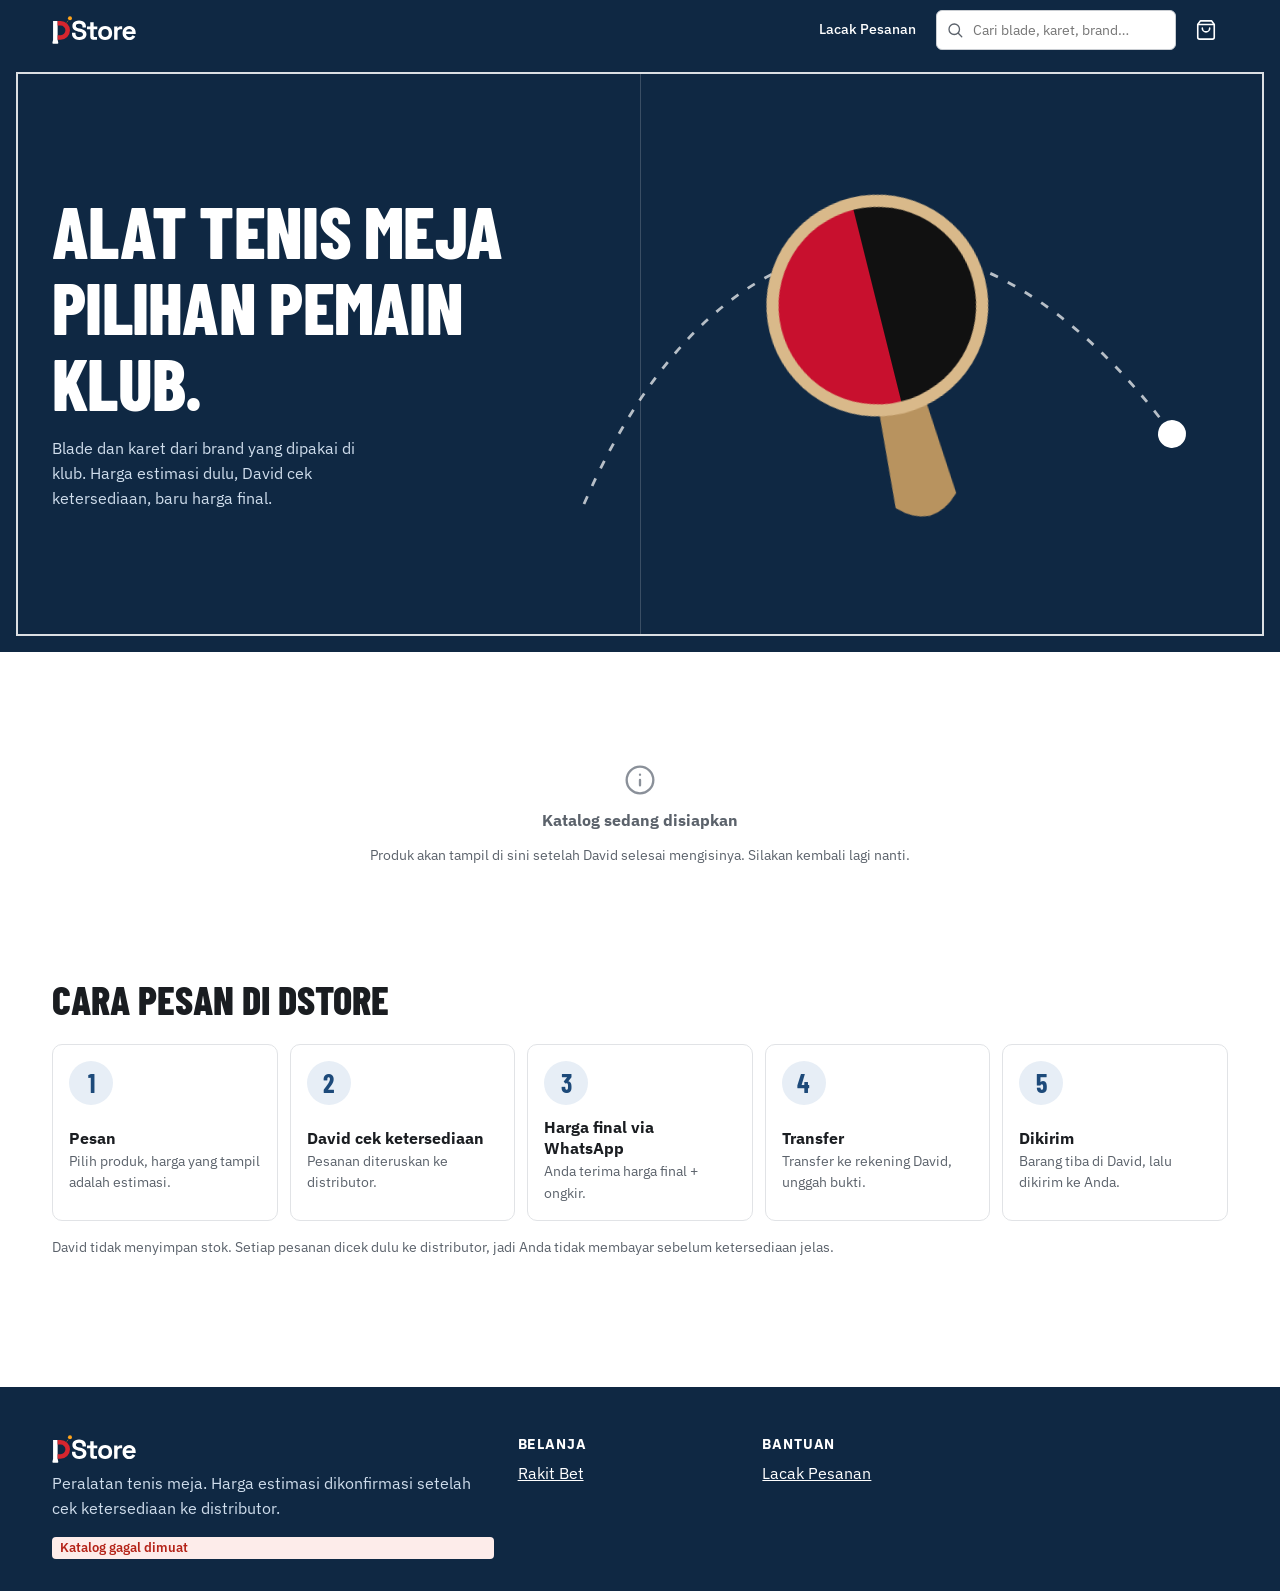
<file: index.html>
<!doctype html>
<html lang="id">
<head>
<meta charset="utf-8">
<meta name="viewport" content="width=device-width, initial-scale=1">
<title>DStore — Peralatan Tenis Meja</title>
<link rel="icon" type="image/svg+xml" href="assets/logo/icon.svg">
<link rel="icon" type="image/png" sizes="32x32" href="assets/logo/favicon-32.png">
<link rel="apple-touch-icon" href="assets/logo/apple-touch-icon.png">
<meta http-equiv="refresh" content="0; url=marketplace/">
<link rel="canonical" href="marketplace/">
<style>body{margin:0;font:16px/1.5 system-ui,sans-serif;background:#f7f6f3;color:#0f2742;display:grid;place-items:center;min-height:100vh}a{color:#1d4b7f}</style>
</head>
<body>
<p>Membuka DStore… <a href="marketplace/">Lanjut ke toko</a></p>
<script>location.replace('marketplace/' + location.hash);</script>
</body>
</html>
</file>
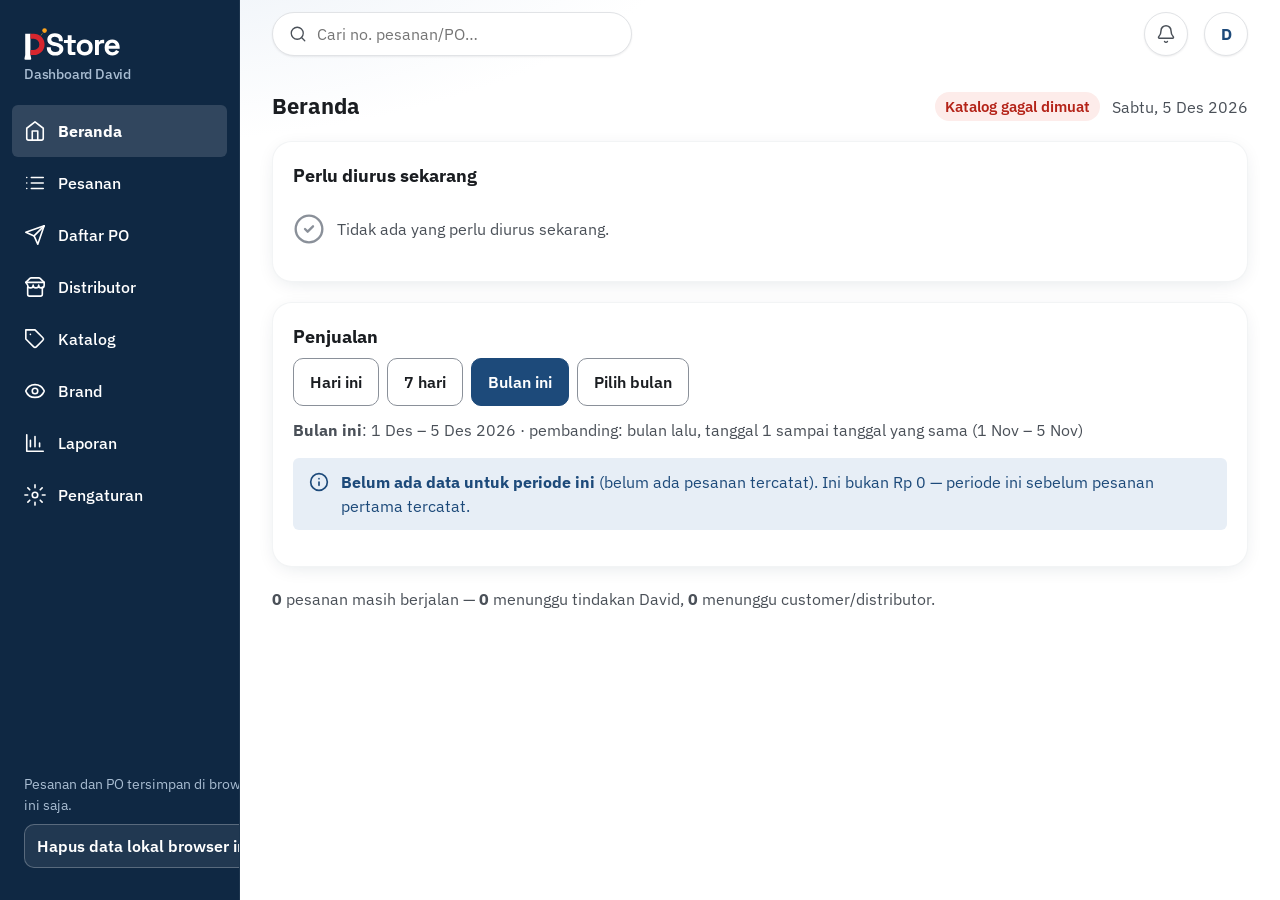
<file: dashboard/index.html>
<!DOCTYPE html>
<html lang="id" data-app="dashboard">
<head>
<meta charset="utf-8">
<meta name="viewport" content="width=device-width, initial-scale=1">
<title>Dashboard David — DStore</title>
<link rel="preconnect" href="https://fonts.googleapis.com">
<link rel="preconnect" href="https://fonts.gstatic.com" crossorigin>
<link href="https://fonts.googleapis.com/css2?family=IBM+Plex+Sans:wght@400;500;600;700&family=IBM+Plex+Mono:wght@500&display=swap" rel="stylesheet">
<link rel="icon" type="image/svg+xml" href="../assets/logo/icon.svg">
<link rel="icon" type="image/png" sizes="32x32" href="../assets/logo/favicon-32.png">
<link rel="apple-touch-icon" href="../assets/logo/apple-touch-icon.png">
<link rel="stylesheet" href="tokens.css?v=93f91f5">
<link rel="stylesheet" href="app.css?v=93f91f5">
</head>
<body>
<a class="skip" href="#main">Lewati ke isi</a>
<div class="shell">
  <nav class="side" id="side" aria-label="Menu utama"></nav>
  <div class="col">
    <header class="topbar" id="topbar"></header>
    <main class="main" id="main" tabindex="-1"></main>
  </div>
</div>
<nav class="tabbar" id="tabbar" aria-label="Menu utama"></nav>
<div id="toasts" class="toasts" aria-live="polite"></div>
<div id="modal-root"></div>
<script src="../shared/config.js?v=93f91f5" onerror="void 0"></script>
<script src="../shared/catalog.js?v=93f91f5" onerror="void 0"></script>
<script src="../shared/store.js?v=93f91f5"></script>
<script src="../shared/sync.js?v=93f91f5" onerror="void 0"></script>
<script src="logic.js?v=93f91f5"></script>
<script src="app.js?v=93f91f5"></script>
</body>
</html>
</file>
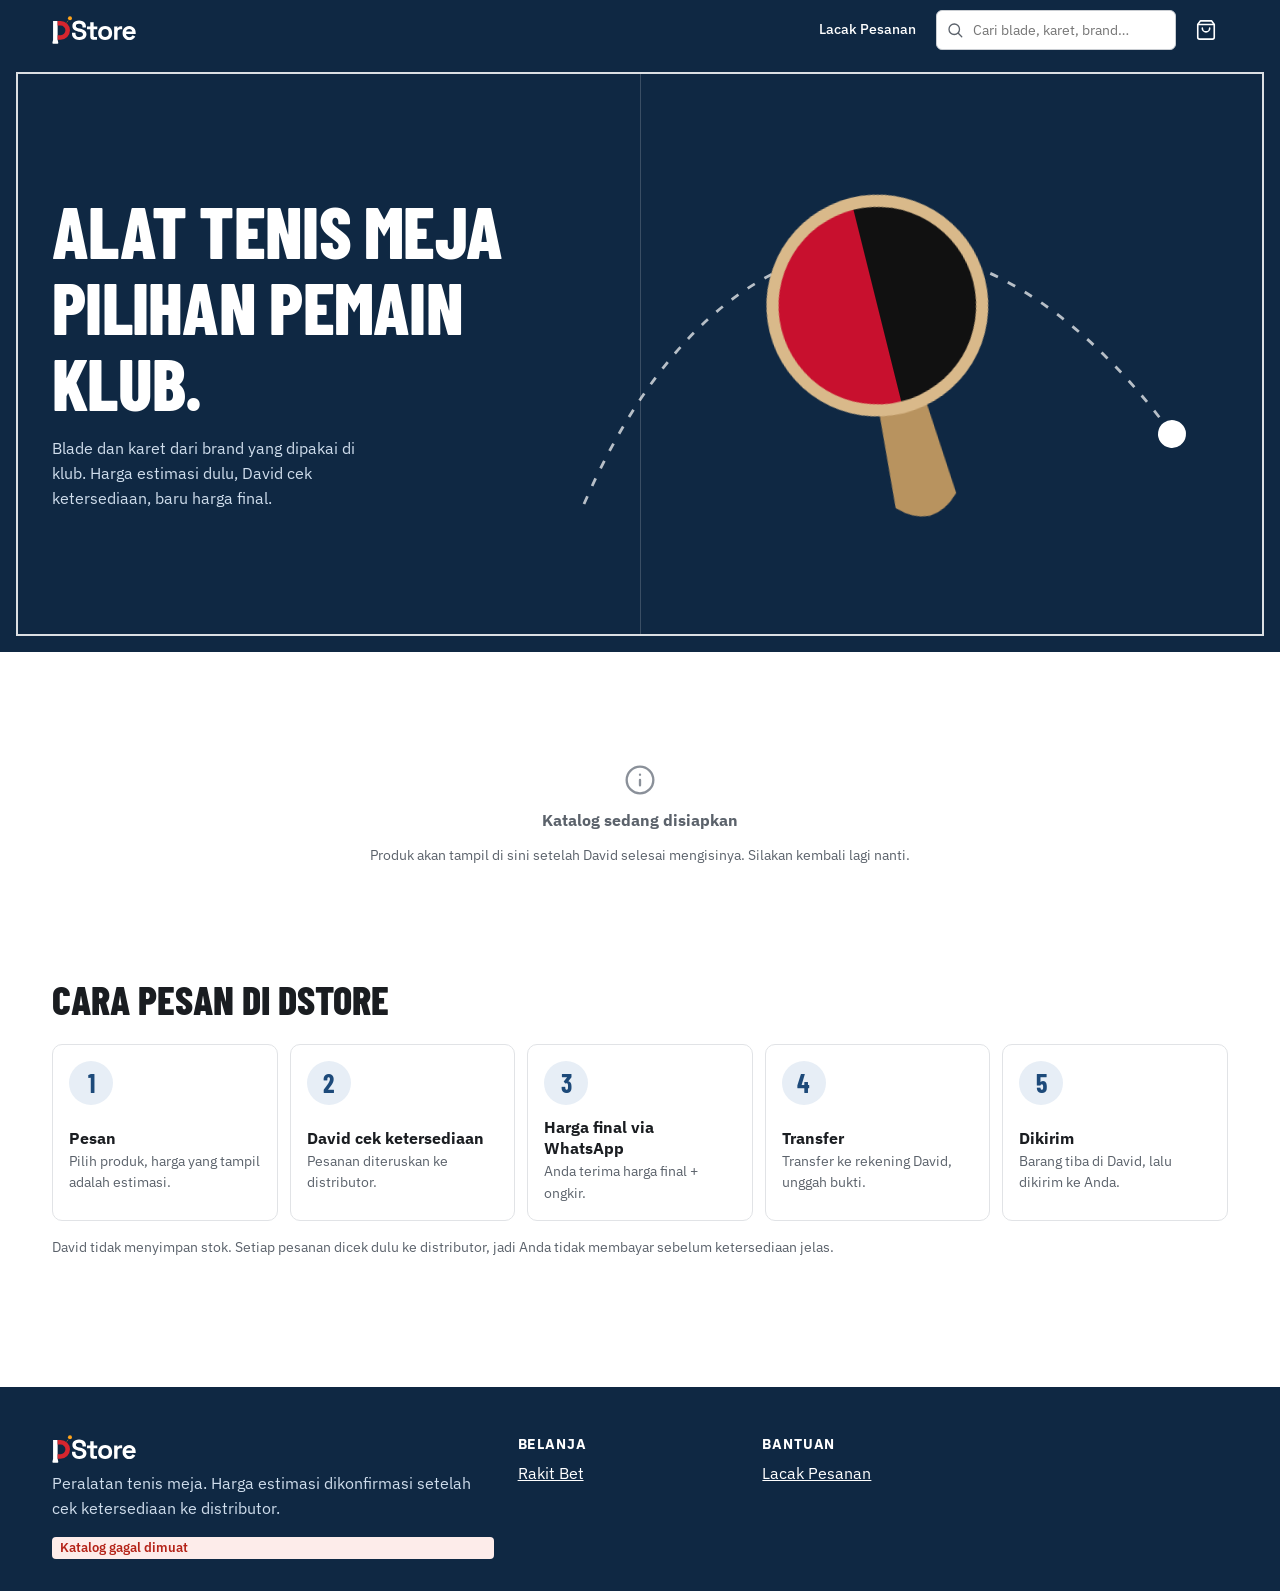
<file: marketplace/index.html>
<!doctype html>
<html lang="id">
<head>
<meta charset="utf-8">
<meta name="viewport" content="width=device-width, initial-scale=1">
<title>DStore — Peralatan Tenis Meja </title>
<meta name="description" content="Blade, karet, dan bet rakitan tenis meja. Harga estimasi, dikonfirmasi setelah cek ketersediaan.">
<link rel="preconnect" href="https://fonts.googleapis.com">
<link rel="preconnect" href="https://fonts.gstatic.com" crossorigin>
<link href="https://fonts.googleapis.com/css2?family=Barlow+Condensed:wght@600;700;800&family=IBM+Plex+Sans:wght@400;500;600;700&family=IBM+Plex+Mono:wght@500&display=swap" rel="stylesheet">
<link rel="icon" type="image/svg+xml" href="../assets/logo/icon.svg">
<link rel="icon" type="image/png" sizes="32x32" href="../assets/logo/favicon-32.png">
<link rel="apple-touch-icon" href="../assets/logo/apple-touch-icon.png">
<link rel="stylesheet" href="app.css?v=93f91f5">
</head>
<body>
<a class="sr-only" href="#app">Lewati ke konten</a>
<div id="shell"></div>
<main id="app" tabindex="-1"></main>
<div id="footer"></div>
<div id="overlays"></div>
<div class="toasts" id="toasts" role="status" aria-live="polite"></div>
<noscript>Halaman ini membutuhkan JavaScript.</noscript>
<script src="../shared/config.js?v=93f91f5" onerror="void 0"></script>
<script src="../shared/catalog.js?v=93f91f5"></script>
<script src="../shared/store.js?v=93f91f5"></script>
<script src="../shared/sync.js?v=93f91f5" onerror="console.info('sync.js belum ada, mode lokal')"></script>
<script src="app.js?v=93f91f5"></script>
</body>
</html>
</file>
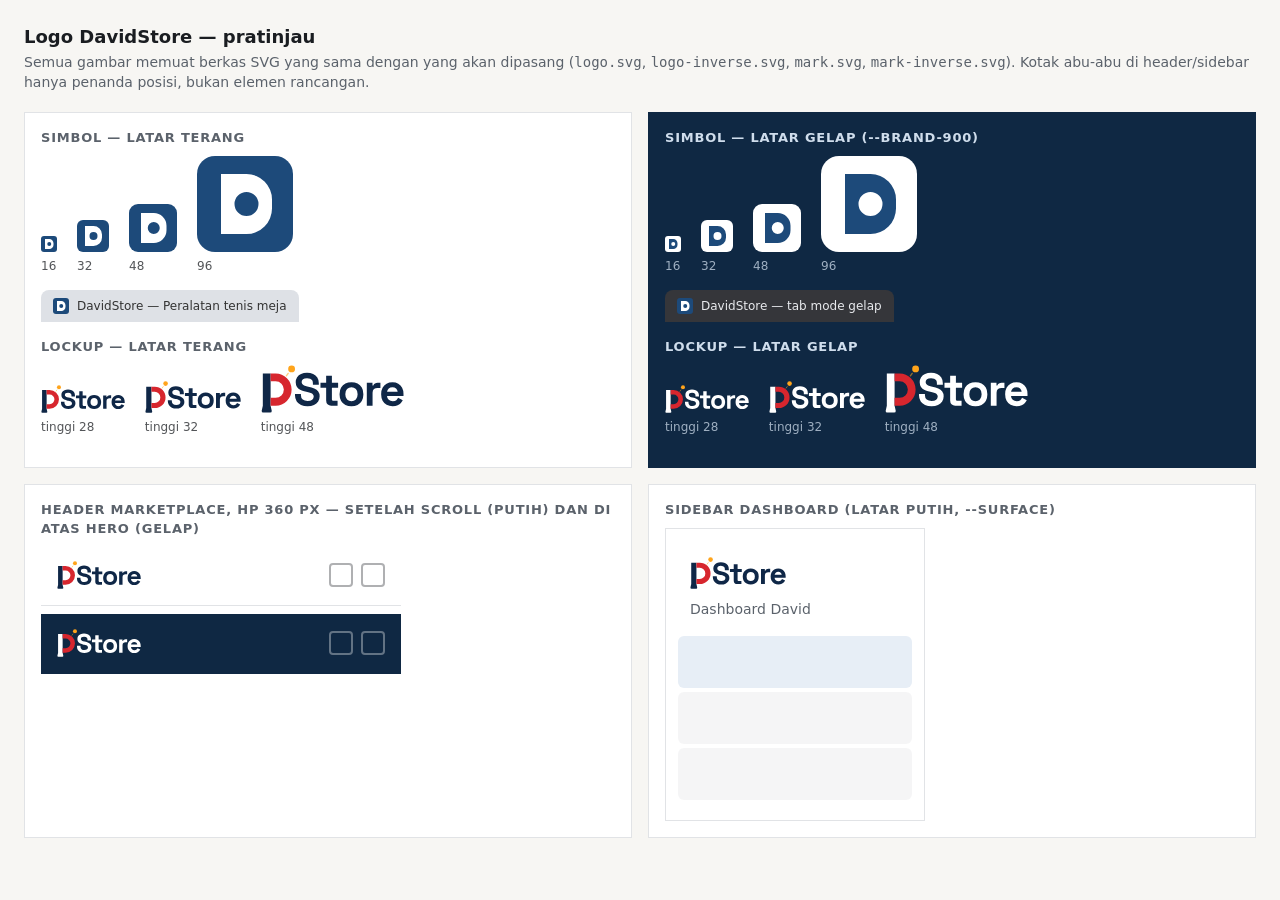
<file: assets/logo/preview.html>
<!doctype html>
<html lang="id">
<head>
<meta charset="utf-8">
<title>Pratinjau logo DavidStore</title>
<link rel="icon" type="image/svg+xml" href="mark.svg">
<style>
  :root { --n-0:#FFFFFF; --n-50:#F7F6F3; --n-200:#E1E3E6; --n-600:#5B626B; --n-900:#1A1D21;
          --brand-700:#1D4A7A; --brand-900:#0F2843; --brand-100:#CFDDEC; }
  * { box-sizing:border-box; }
  body { margin:0; padding:24px; background:var(--n-50); color:var(--n-900); font:14px/1.4 "IBM Plex Sans", system-ui, sans-serif; }
  h1 { font-size:18px; margin:0 0 4px; }
  h2 { font-size:13px; font-weight:600; text-transform:uppercase; letter-spacing:.06em; color:var(--n-600); margin:0 0 8px; }
  p.note { margin:0 0 20px; color:var(--n-600); }
  .grid { display:grid; grid-template-columns:1fr 1fr; gap:16px; }
  .panel { padding:16px; border:1px solid var(--n-200); background:var(--n-0); }
  .panel.dark { background:var(--brand-900); border-color:var(--brand-900); color:var(--brand-100); }
  .panel.dark h2 { color:var(--brand-100); }
  .row { display:flex; flex-wrap:wrap; align-items:flex-end; gap:20px; margin-bottom:16px; }
  .grid > * { min-width:0; }
  .row figure { margin:0; display:grid; gap:6px; justify-items:start; }
  figcaption { font-size:12px; color:inherit; opacity:.75; font-variant-numeric:tabular-nums; }
  /* simulasi header marketplace: tinggi 60px (--header-h) */
  .hdr { height:60px; display:flex; align-items:center; padding:0 16px; border-bottom:1px solid var(--n-200); background:var(--n-0); margin-bottom:8px; }
  .hdr.clear { background:var(--brand-900); border-color:transparent; }
  .hdr .sp { margin-left:auto; display:flex; gap:8px; }
  .hdr .sp i { width:24px; height:24px; border:2px solid currentColor; border-radius:4px; opacity:.35; }
  .hdr.clear .sp i { color:#fff; }
  /* simulasi sidebar dashboard: --surface putih, padding var(--sp-5) var(--sp-3) */
  .side { width:260px; background:var(--n-0); border:1px solid var(--n-200); padding:20px 12px; }
  .side .brand { padding:8px 12px 16px; }
  .side .brand small { display:block; margin-top:6px; font-size:14px; color:var(--n-600); font-weight:500; }
  .side .nav { display:grid; gap:4px; }
  .side .nav span { display:block; height:52px; border-radius:6px; background:#EEEFF1; opacity:.6; }
  .side .nav span:first-child { background:#E7EEF6; opacity:1; }
  .tab { display:inline-flex; align-items:center; gap:8px; height:32px; padding:0 12px; background:#DEE1E6; border-radius:8px 8px 0 0; font:12px system-ui; color:#333; }
  .tab.dk { background:#35363A; color:#E8EAED; }
</style>
</head>
<body>
<h1>Logo DavidStore — pratinjau</h1>
<p class="note">Semua gambar memuat berkas SVG yang sama dengan yang akan dipasang (<code>logo.svg</code>, <code>logo-inverse.svg</code>, <code>mark.svg</code>, <code>mark-inverse.svg</code>). Kotak abu-abu di header/sidebar hanya penanda posisi, bukan elemen rancangan.</p>

<div class="grid">
  <section class="panel">
    <h2>Simbol — latar terang</h2>
    <div class="row">
      <figure><img src="mark.svg" width="16" height="16" alt="DavidStore"><figcaption>16</figcaption></figure>
      <figure><img src="mark.svg" width="32" height="32" alt="DavidStore"><figcaption>32</figcaption></figure>
      <figure><img src="mark.svg" width="48" height="48" alt="DavidStore"><figcaption>48</figcaption></figure>
      <figure><img src="mark.svg" width="96" height="96" alt="DavidStore"><figcaption>96</figcaption></figure>
    </div>
    <div class="row">
      <span class="tab"><img src="mark.svg" width="16" height="16" alt="">DavidStore — Peralatan tenis meja</span>
    </div>
    <h2>Lockup — latar terang</h2>
    <div class="row">
      <figure><img src="logo.svg" height="28" alt="DavidStore"><figcaption>tinggi 28</figcaption></figure>
      <figure><img src="logo.svg" height="32" alt="DavidStore"><figcaption>tinggi 32</figcaption></figure>
      <figure><img src="logo.svg" height="48" alt="DavidStore"><figcaption>tinggi 48</figcaption></figure>
    </div>
  </section>

  <section class="panel dark">
    <h2>Simbol — latar gelap (--brand-900)</h2>
    <div class="row">
      <figure><img src="mark-inverse.svg" width="16" height="16" alt="DavidStore"><figcaption>16</figcaption></figure>
      <figure><img src="mark-inverse.svg" width="32" height="32" alt="DavidStore"><figcaption>32</figcaption></figure>
      <figure><img src="mark-inverse.svg" width="48" height="48" alt="DavidStore"><figcaption>48</figcaption></figure>
      <figure><img src="mark-inverse.svg" width="96" height="96" alt="DavidStore"><figcaption>96</figcaption></figure>
    </div>
    <div class="row">
      <span class="tab dk"><img src="mark.svg" width="16" height="16" alt="">DavidStore — tab mode gelap</span>
    </div>
    <h2>Lockup — latar gelap</h2>
    <div class="row">
      <figure><img src="logo-inverse.svg" height="28" alt="DavidStore"><figcaption>tinggi 28</figcaption></figure>
      <figure><img src="logo-inverse.svg" height="32" alt="DavidStore"><figcaption>tinggi 32</figcaption></figure>
      <figure><img src="logo-inverse.svg" height="48" alt="DavidStore"><figcaption>tinggi 48</figcaption></figure>
    </div>
  </section>

  <section class="panel">
    <h2>Header marketplace, HP 360 px — setelah scroll (putih) dan di atas hero (gelap)</h2>
    <div style="width:360px">
      <div class="hdr"><img src="logo.svg" height="28" alt="DavidStore"><span class="sp"><i></i><i></i></span></div>
      <div class="hdr clear"><img src="logo-inverse.svg" height="28" alt="DavidStore"><span class="sp"><i></i><i></i></span></div>
    </div>
  </section>

  <section class="panel">
    <h2>Sidebar dashboard (latar putih, --surface)</h2>
    <div class="side">
      <div class="brand"><img src="logo.svg" height="32" alt="DavidStore"><small>Dashboard David</small></div>
      <div class="nav"><span></span><span></span><span></span></div>
    </div>
  </section>
</div>
</body>
</html>
</file>
<file: dashboard/tokens.css>
/* Token DavidStore v1 (salinan dari docs/DESIGN.md §2.2, hanya yang dipakai Dashboard) */
:root {
  --n-0:#FFFFFF; --n-50:#F7F6F3; --n-100:#EEEFF1; --n-200:#E1E3E6; --n-300:#C9CDD2; --n-500:#8A9099;
  --n-600:#5B626B; --n-700:#4A5058; --n-800:#3F454D; --n-900:#1A1D21;
  --brand-50:#E7EEF6; --brand-100:#CFDDEC; --brand-500:#2F67A3; --brand-700:#1D4A7A; --brand-800:#163A61; --brand-900:#0F2843;
  --st-neutral-fg:#3F454D; --st-neutral-bg:#EEEFF1;
  --st-info-fg:#1D4A7A; --st-info-bg:#E7EEF6;
  --st-wait-fg:#8A5300; --st-wait-bg:#FDF1DC;
  --st-partial-fg:#A3361A; --st-partial-bg:#FCE9E2;
  --st-ok-fg:#1F6B3A; --st-ok-bg:#E6F2EA;
  --st-bad-fg:#B42318; --st-bad-bg:#FDECEA;
  --bg:var(--n-0); --surface:var(--n-0); --surface-sunk:var(--n-100); --border:var(--n-200); --border-strong:var(--n-300);
  --text:var(--n-900); --text-muted:var(--n-600); --link:var(--brand-700); --primary:var(--brand-700);
  --primary-hover:var(--brand-800); --on-primary:#FFFFFF; --focus-ring:var(--brand-500); --danger:var(--st-bad-fg);
  --font-sans:"IBM Plex Sans", system-ui, -apple-system, "Segoe UI", Roboto, sans-serif;
  --font-mono:"IBM Plex Mono", ui-monospace, Menlo, monospace;
  --fs-14:.875rem; --fs-16:1rem; --fs-18:1.125rem; --fs-20:1.25rem; --fs-24:1.5rem; --fs-30:1.875rem;
  --sp-1:4px; --sp-2:8px; --sp-3:12px; --sp-4:16px; --sp-5:20px; --sp-6:24px; --sp-8:32px; --sp-10:40px; --sp-12:48px;
  --r-xs:4px; --r-sm:6px; --r-md:10px; --r-xl:20px;
  --sh-1:0 1px 2px rgba(26,29,33,.08); --sh-2:0 4px 20px -6px rgba(15,40,67,.14); --sh-3:0 20px 40px -12px rgba(15,40,67,.35);
  --dur-fast:150ms; --z-modal:90; --z-toast:100;
  --ease-out:cubic-bezier(.22,1,.36,1);

  /* ---------- Bahasa visual Dashboard: sidebar navy + kartu mengambang (keputusan Kevin 2026-11-12) ---------- */
  --side-bg:var(--brand-900); --side-text:#FFFFFF; --side-text-muted:#A9BDD2;
  --side-hover-bg:rgba(255,255,255,.08); --side-active-bg:rgba(255,255,255,.14);
  --page-grad:radial-gradient(1100px 460px at 8% -12%, var(--brand-50) 0%, var(--n-0) 55%);
  --chart-grad-a:var(--brand-500); --chart-grad-b:var(--brand-700);
}
[data-app="dashboard"] {
  --fs-base:var(--fs-16); --input-h:48px; --tap-min:44px;
  --border-strong:#8A9099; --text-muted:var(--n-700); --dur-base:200ms; --dur-slow:250ms;
}
html { -webkit-text-size-adjust:100%; }
[data-app="dashboard"] body { margin:0; background:var(--page-grad); color:var(--text); font:400 var(--fs-16)/1.5 var(--font-sans); }
.num, td.num, .price { font-variant-numeric:tabular-nums; }
:focus-visible { outline:3px solid var(--focus-ring); outline-offset:2px; }
@media (prefers-reduced-motion: reduce) {
  *, *::before, *::after { animation-duration:1ms !important; animation-iteration-count:1 !important; transition-duration:1ms !important; scroll-behavior:auto !important; }
}
</file>
<file: dashboard/app.css>
/* Dashboard David — app.css. Semua warna lewat token (tokens.css). Motion <= 250ms. */
*, *::before, *::after { box-sizing:border-box; }
.skip { position:absolute; left:-999px; top:0; background:var(--surface); padding:var(--sp-2) var(--sp-4); z-index:200; }
.skip:focus { left:var(--sp-2); top:var(--sp-2); }
.shell { display:grid; grid-template-columns:240px 1fr; min-height:100vh; }
.col { display:flex; flex-direction:column; min-width:0; }
.side { background:var(--side-bg); border-right:1px solid rgba(255,255,255,.06); padding:var(--sp-5) var(--sp-3); position:sticky; top:0; height:100vh; display:flex; flex-direction:column; gap:var(--sp-1); overflow:auto; }
.brand { font-weight:700; font-size:var(--fs-20); padding:var(--sp-2) var(--sp-3) var(--sp-4); color:var(--side-text); letter-spacing:-.01em; }
.brand small { display:block; font-weight:500; font-size:var(--fs-14); color:var(--side-text-muted); }
.nav a { display:flex; align-items:center; gap:var(--sp-3); min-height:52px; padding:0 var(--sp-3); border-radius:var(--r-sm); color:var(--side-text); text-decoration:none; font-weight:500; transition:background var(--dur-fast); }
.nav a:hover { background:var(--side-hover-bg); }
.nav a[aria-current="page"] { background:var(--side-active-bg); color:var(--side-text); font-weight:700; }
.nav svg { width:22px; height:22px; flex:none; stroke:currentColor; fill:none; stroke-width:1.75; stroke-linecap:round; stroke-linejoin:round; }
.nav .cnt { margin-left:auto; background:var(--st-wait-fg); color:#fff; border-radius:999px; min-width:28px; padding:0 8px; text-align:center; font-size:15px; font-weight:700; line-height:26px; }
.side .foot { margin-top:auto; padding:var(--sp-3); display:grid; gap:var(--sp-2); }
.side .foot p { margin:0; font-size:var(--fs-14); color:var(--side-text-muted); }
.side .foot .btn.sec { background:rgba(255,255,255,.08); color:var(--side-text); border-color:rgba(255,255,255,.25); }
.side .foot .btn.sec:hover { background:var(--side-hover-bg); }
.side :focus-visible { outline-color:#fff; } /* --focus-ring (brand-500) < 3:1 di atas navy --side-bg */

/* topbar */
.topbar { display:flex; align-items:center; gap:var(--sp-4); padding:var(--sp-3) var(--sp-8) ; }
.tb-search { display:flex; align-items:center; gap:var(--sp-2); background:var(--surface); border:1.5px solid var(--border); border-radius:999px; padding:0 var(--sp-4); height:44px; min-width:0; flex:0 1 360px; box-shadow:var(--sh-1); }
.tb-search svg { width:18px; height:18px; flex:none; stroke:var(--text-muted); fill:none; stroke-width:1.75; }
.tb-search input { border:0; background:none; flex:1; min-width:0; font:400 var(--fs-16) var(--font-sans); color:var(--text); }
.tb-search input:focus { outline:none; }
.tb-bell, .tb-avatar { position:relative; display:grid; place-items:center; width:44px; height:44px; border-radius:50%; background:var(--surface); border:1.5px solid var(--border); color:var(--text-muted); flex:none; box-shadow:var(--sh-1); text-decoration:none; }
.tb-bell svg { width:20px; height:20px; stroke:currentColor; fill:none; stroke-width:1.75; }
.tb-bell .cnt { position:absolute; top:-4px; right:-4px; background:var(--st-bad-fg); color:#fff; border-radius:999px; min-width:18px; height:18px; padding:0 4px; font-size:11px; font-weight:700; line-height:18px; text-align:center; }
.tb-avatar span { font-weight:700; color:var(--brand-700); }
.main { padding:var(--sp-6) var(--sp-8) var(--sp-12); max-width:1600px; width:100%; min-width:0; }
.main:focus { outline:none; }
.pagehead { display:flex; align-items:flex-start; justify-content:space-between; gap:var(--sp-4); flex-wrap:wrap; margin-bottom:var(--sp-5); }
h1 { font-size:22px; line-height:1.3; font-weight:700; margin:0; }
h2 { font-size:var(--fs-18); font-weight:700; margin:0 0 var(--sp-3); }
h3 { font-size:var(--fs-16); font-weight:700; margin:0 0 var(--sp-2); }
.muted { color:var(--text-muted); }
.small { font-size:var(--fs-16); }
.sample-tag { display:inline-block; font-size:14px; font-weight:600; color:var(--st-wait-fg); background:var(--st-wait-bg); border-radius:var(--r-xs); padding:2px 8px; }
.mono { font-family:var(--font-mono); font-weight:500; }
a { color:var(--link); }
.card { background:var(--surface); border:1px solid rgba(15,40,67,.05); border-radius:var(--r-xl); box-shadow:var(--sh-2); padding:var(--sp-5); margin-bottom:var(--sp-5); }
.card > h2:first-child, .card > h3:first-child { margin-top:0; }
.grid2 { display:grid; grid-template-columns:1fr 1fr; gap:var(--sp-5); }
.grid2 > .card { margin-bottom:0; }
.stack { display:grid; gap:var(--sp-3); }
.row { display:flex; gap:var(--sp-3); align-items:center; flex-wrap:wrap; }
.row.end { justify-content:flex-end; }
.spacer { flex:1; }

/* tombol */
.btn { display:inline-flex; align-items:center; justify-content:center; gap:var(--sp-2); min-height:var(--tap-min); padding:0 var(--sp-4); border-radius:var(--r-md); font:600 var(--fs-16)/1 var(--font-sans); cursor:pointer; border:1.5px solid var(--brand-700); background:var(--primary); color:var(--on-primary); text-decoration:none; transition:background var(--dur-fast); white-space:nowrap; }
.btn:hover { background:var(--primary-hover); }
.btn svg { width:20px; height:20px; stroke:currentColor; fill:none; stroke-width:1.75; stroke-linecap:round; stroke-linejoin:round; }
.btn.sec { background:var(--surface); color:var(--brand-700); }
.btn.sec:hover { background:var(--brand-50); }
.btn.danger { background:var(--surface); color:var(--danger); border-color:var(--danger); }
.btn.danger:hover { background:var(--st-bad-bg); }
.btn.fill-danger { background:var(--st-bad-fg); border-color:var(--st-bad-fg); color:var(--on-primary); }
.btn.text { background:none; border-color:transparent; color:var(--link); padding:0 var(--sp-2); }
.btn.text:hover { text-decoration:underline; background:none; }
.btn.sm { min-height:44px; padding:0 var(--sp-3); font-size:var(--fs-16); }
.btn[disabled], .btn[aria-disabled="true"] { background:var(--surface-sunk); color:var(--text-muted); border-color:var(--border-strong); cursor:not-allowed; }
.why { font-size:var(--fs-16); color:var(--text-muted); margin:var(--sp-2) 0 0; }

/* input */
label.f { display:block; font-weight:600; font-size:var(--fs-16); margin-bottom:var(--sp-1); }
.field { margin-bottom:var(--sp-4); }
.input, select.input, textarea.input { width:100%; min-height:var(--input-h); border:1.5px solid var(--border-strong); border-radius:var(--r-sm); background:var(--surface); padding:0 var(--sp-3); font:400 var(--fs-16)/1.4 var(--font-sans); color:var(--text); }
textarea.input { padding:var(--sp-3); min-height:96px; }
.input:focus { border-color:var(--brand-700); }
.input.num { text-align:right; }
.input.err { border-color:var(--danger); }
.errmsg { color:var(--danger); font-size:var(--fs-16); margin-top:var(--sp-1); display:flex; gap:6px; align-items:center; }
.hint { font-size:var(--fs-16); color:var(--text-muted); margin-top:var(--sp-1); }
.rp { position:relative; }
.rp::before { content:"Rp"; position:absolute; left:12px; top:50%; transform:translateY(-50%); color:var(--text-muted); font-size:var(--fs-16); pointer-events:none; }
.rp .input { padding-left:42px; }
.seg { display:inline-flex; border:1.5px solid var(--border-strong); border-radius:var(--r-sm); overflow:hidden; }
.seg button { min-height:44px; min-width:52px; border:0; background:var(--surface); font:600 var(--fs-16) var(--font-sans); cursor:pointer; color:var(--text); }
.seg button[aria-pressed="true"] { background:var(--brand-700); color:var(--on-primary); }

/* badge */
.badge { display:inline-flex; align-items:center; gap:6px; border-radius:999px; padding:4px 10px; font:600 15px/1.4 var(--font-sans); white-space:nowrap; }
.badge svg { width:15px; height:15px; stroke:currentColor; fill:none; stroke-width:2; stroke-linecap:round; stroke-linejoin:round; flex:none; }
.badge--neutral { color:var(--st-neutral-fg); background:var(--st-neutral-bg); }
.badge--info { color:var(--st-info-fg); background:var(--st-info-bg); }
.badge--wait { color:var(--st-wait-fg); background:var(--st-wait-bg); }
.badge--partial { color:var(--st-partial-fg); background:var(--st-partial-bg); }
.badge--ok { color:var(--st-ok-fg); background:var(--st-ok-bg); }
.badge--bad { color:var(--st-bad-fg); background:var(--st-bad-bg); }
.badges { display:flex; gap:var(--sp-2); flex-wrap:wrap; }

/* tabel */
.tablewrap { overflow-x:auto; background:var(--surface); border:1px solid rgba(15,40,67,.05); border-radius:var(--r-xl); box-shadow:var(--sh-2); }
.card .tablewrap { border:0; border-radius:0; }
table { border-collapse:collapse; width:100%; font-size:var(--fs-16); }
th { position:sticky; top:0; background:var(--surface); text-align:left; font:600 14px/1.3 var(--font-sans); letter-spacing:.06em; text-transform:uppercase; color:var(--text-muted); padding:var(--sp-3); border-bottom:1px solid var(--border-strong); white-space:nowrap; }
td { padding:var(--sp-2) var(--sp-3); border-bottom:1px solid var(--border); height:56px; vertical-align:middle; }
th.num, td.num { text-align:right; font-variant-numeric:tabular-nums; }
tr.click { cursor:pointer; }
tr.click:hover td { background:var(--n-50); }
tr.newrow td:first-child { box-shadow:inset 4px 0 0 var(--brand-700); }
tr.total td { background:var(--surface-sunk); font-weight:700; border-top:2px solid var(--n-900); }
tr.flash td { animation:flash 1.5s ease-out; }
@keyframes flash { from { background:var(--st-info-bg); } to { background:transparent; } }
td .sub { display:block; font-size:var(--fs-16); color:var(--text-muted); }

/* tab filter */
.tabs { display:flex; gap:var(--sp-2); flex-wrap:wrap; margin-bottom:var(--sp-4); }
.tab { min-height:48px; padding:0 var(--sp-4); border:1.5px solid var(--border-strong); background:var(--surface); border-radius:var(--r-md); font:600 var(--fs-16) var(--font-sans); cursor:pointer; color:var(--text); }
.tab[aria-pressed="true"] { background:var(--brand-700); border-color:var(--brand-700); color:var(--on-primary); }

/* perlu tindakan */
.todo { list-style:none; margin:0; padding:0; }
.todo li { display:flex; align-items:center; gap:var(--sp-4); padding:var(--sp-3) 0; border-bottom:1px solid var(--border); }
.todo li:last-child { border-bottom:0; }
.todo .age { min-width:84px; font-weight:700; font-variant-numeric:tabular-nums; }
.todo .age.old { color:var(--st-wait-fg); }
.todo .what { flex:1; min-width:0; }
.todo .what b { display:block; }
.calm { display:flex; align-items:center; gap:var(--sp-3); color:var(--text-muted); padding:var(--sp-4) 0; }
.calm svg { width:32px; height:32px; stroke:var(--n-500); fill:none; stroke-width:1.75; }
.sumcount { font-size:var(--fs-30); font-weight:700; }

/* stepper */
.stepper { display:flex; list-style:none; margin:0; padding:0; gap:0; overflow-x:auto; }
.stepper li { flex:1; min-width:110px; text-align:center; position:relative; padding-top:34px; font-size:var(--fs-16); color:var(--text-muted); }
.stepper li::before { content:""; position:absolute; top:11px; left:0; right:0; height:3px; background:var(--border-strong); }
.stepper li:first-child::before { left:50%; } .stepper li:last-child::before { right:50%; }
.stepper li.done::before { background:var(--brand-700); }
.stepper .dot { position:absolute; top:2px; left:50%; transform:translateX(-50%); width:22px; height:22px; border-radius:50%; background:var(--surface); border:2px solid var(--border-strong); display:grid; place-items:center; }
.stepper li.done .dot { background:var(--brand-700); border-color:var(--brand-700); }
.stepper li.done .dot svg { width:14px; height:14px; stroke:var(--on-primary); fill:none; stroke-width:3; }
.stepper li.now { color:var(--text); font-weight:700; }
.stepper li.now .dot { border-color:var(--brand-700); box-shadow:0 0 0 4px var(--brand-100); }
.stepper time { display:block; font-weight:400; font-size:14px; color:var(--text-muted); }
.stepper.dead li.now .dot { border-color:var(--danger); box-shadow:0 0 0 4px var(--st-bad-bg); }

/* notif */
.note { display:flex; gap:var(--sp-3); align-items:flex-start; padding:var(--sp-3) var(--sp-4); border-radius:var(--r-sm); margin-bottom:var(--sp-4); font-size:var(--fs-16); }
.note svg { width:20px; height:20px; flex:none; margin-top:2px; stroke:currentColor; fill:none; stroke-width:2; stroke-linecap:round; stroke-linejoin:round; }
.note.wait { background:var(--st-wait-bg); color:var(--st-wait-fg); }
.note.bad { background:var(--st-bad-bg); color:var(--st-bad-fg); }
.note.info { background:var(--st-info-bg); color:var(--st-info-fg); }
.note.ok { background:var(--st-ok-bg); color:var(--st-ok-fg); }
.note.partial { background:var(--st-partial-bg); color:var(--st-partial-fg); }
.note b { font-weight:700; }

/* po */
.po { border:1px solid rgba(15,40,67,.05); border-radius:var(--r-xl); box-shadow:var(--sh-2); margin-bottom:var(--sp-4); background:var(--surface); }
.po > header { display:flex; flex-wrap:wrap; gap:var(--sp-3); align-items:center; padding:var(--sp-3) var(--sp-4); border-bottom:1px solid var(--border); }
.po .body { padding:0 var(--sp-4) var(--sp-3); }
.po footer { padding:var(--sp-3) var(--sp-4); border-top:1px solid var(--border); display:flex; gap:var(--sp-3); flex-wrap:wrap; }
.po .tablewrap { border:0; }
details summary { cursor:pointer; min-height:44px; display:flex; align-items:center; font-weight:600; color:var(--link); }
.pre { white-space:pre-wrap; background:var(--surface-sunk); border:1px solid var(--border); border-radius:var(--r-sm); padding:var(--sp-4); font:400 var(--fs-16)/1.5 var(--font-sans); margin:0 0 var(--sp-3); max-height:320px; overflow:auto; }
.pre b { font-weight:700; }
.radiorow { display:flex; align-items:center; gap:var(--sp-3); min-height:64px; padding:0 var(--sp-4); border:1.5px solid var(--border-strong); border-radius:var(--r-sm); margin-bottom:var(--sp-2); cursor:pointer; }
.radiorow input { width:22px; height:22px; accent-color:var(--brand-700); }
.radiorow.on { border-color:var(--brand-700); background:var(--brand-50); }
.steps { display:flex; gap:var(--sp-2); margin-bottom:var(--sp-4); flex-wrap:wrap; }
.steps span { padding:6px 12px; border-radius:var(--r-xs); background:var(--surface-sunk); font-weight:600; font-size:var(--fs-16); color:var(--text-muted); }
.steps span.on { background:var(--brand-700); color:var(--on-primary); }
.profit { color:var(--st-ok-fg); font-weight:700; }
.loss { color:var(--st-bad-fg); font-weight:700; }
.sumbox { margin-left:auto; max-width:520px; }
.sumbox table td { height:44px; }
.fade { animation:fade var(--dur-fast) ease-out; }
@keyframes fade { from { opacity:0; } to { opacity:1; } }

/* modal & toast */
.overlay { position:fixed; inset:0; background:rgba(15,40,67,.5); display:grid; place-items:center; z-index:var(--z-modal); animation:fade var(--dur-fast) ease-out; padding:var(--sp-4); }
.modal { background:var(--surface); border-radius:var(--r-md); box-shadow:var(--sh-3); width:100%; max-width:560px; max-height:calc(100vh - 32px); display:flex; flex-direction:column; }
.modal.wide { max-width:860px; }
.modal > header { padding:var(--sp-5) var(--sp-5) var(--sp-2); }
.modal > header h2 { margin:0; }
.modal .mbody { padding:var(--sp-2) var(--sp-5) var(--sp-4); overflow:auto; }
.modal > footer { display:flex; justify-content:flex-end; gap:var(--sp-3); padding:var(--sp-4) var(--sp-5); border-top:1px solid var(--border); flex-wrap:wrap; }
.modal > footer .btn:first-child { margin-right:auto; }
.toasts { position:fixed; right:var(--sp-5); bottom:var(--sp-5); display:grid; gap:var(--sp-2); z-index:var(--z-toast); max-width:420px; }
.toast { display:flex; gap:var(--sp-3); align-items:flex-start; background:var(--n-900); color:var(--n-0); padding:var(--sp-3) var(--sp-4); border-radius:var(--r-sm); box-shadow:var(--sh-3); animation:toastin 200ms ease-out; font-size:var(--fs-16); }
.toast.err { background:var(--st-bad-fg); }
.toast svg { width:20px; height:20px; flex:none; margin-top:2px; stroke:currentColor; fill:none; stroke-width:2; stroke-linecap:round; stroke-linejoin:round; }
.toast button { background:none; border:0; color:inherit; text-decoration:underline; font:inherit; cursor:pointer; min-height:32px; }
@keyframes toastin { from { opacity:0; transform:translateY(8px); } to { opacity:1; transform:none; } }

@media (max-width:1023px) {
  .shell { grid-template-columns:88px 1fr; }
  .nav a { flex-direction:column; justify-content:center; gap:2px; min-height:64px; font-size:13px; text-align:center; padding:var(--sp-1); }
  .nav .cnt { margin:0; position:absolute; transform:translate(18px,-18px); }
  .nav a { position:relative; }
  .brand small, .side .foot p { display:none; }
  .side .foot { padding:var(--sp-1); }
  .side .foot .btn { white-space:normal; line-height:1.2; padding:var(--sp-1); font-size:12px; width:100%; }
  .brand { font-size:var(--fs-16); padding-left:0; padding-right:0; text-align:center; }
  .main { padding:var(--sp-5) var(--sp-4) var(--sp-10); }
  .topbar { padding:var(--sp-3) var(--sp-4); }
  .grid2 { grid-template-columns:1fr; }
  .hide-md { display:none; }
}

@media (max-width:639px) {
  .shell { grid-template-columns:minmax(0,1fr); }
  .side { position:static; height:auto; flex-direction:column; border-right:0; border-bottom:1px solid rgba(255,255,255,.1); padding:var(--sp-2); }
  .brand { text-align:left; padding:var(--sp-1) var(--sp-2); }
  .nav { display:flex; overflow-x:auto; gap:var(--sp-1); }
  .nav a { flex:none; min-width:84px; }
  .side .foot { display:none; }
  .main { padding:var(--sp-4) var(--sp-3) var(--sp-10); }
  .topbar { padding:var(--sp-2) var(--sp-3); gap:var(--sp-2); }
  .tb-search { flex:1 1 auto; height:40px; }
  .tb-bell, .tb-avatar { width:40px; height:40px; }
  h1 { font-size:24px; }
  .modal.wide { max-width:100%; }
  .toasts { left:var(--sp-3); right:var(--sp-3); }
  .stepper { padding-bottom:var(--sp-2); }
}
@media (max-width:639px) {
  .badge { white-space:normal; }
  h1 { display:flex; flex-wrap:wrap; align-items:center; gap:var(--sp-2); word-break:break-all; }
  .pagehead > div { min-width:0; max-width:100%; }
}

/* logo sidebar */
.brand img { display:block; height:32px; width:auto; }
.brand .logo-mark { display:none; margin:0 auto; }
.brand small { margin-top:var(--sp-1); }
@media (max-width:1023px) and (min-width:640px) { .brand .logo-full { display:none; } .brand .logo-mark { display:block; } }

/* Beranda (ADM-22) & Brand (ADM-21) */
.cardhead { display:flex; align-items:center; justify-content:space-between; gap:var(--sp-3); flex-wrap:wrap; margin-bottom:var(--sp-2); }
.cardhead h2 { margin:0; }
.cntbig { min-width:48px; font-size:var(--fs-24); font-weight:700; color:var(--brand-700); }
.stats { display:grid; grid-template-columns:repeat(auto-fit,minmax(210px,1fr)); gap:var(--sp-3); }
.stat { border:1px solid rgba(15,40,67,.05); border-radius:var(--r-xl); box-shadow:var(--sh-2); padding:var(--sp-4); background:var(--surface); min-width:0; position:relative; }
.stat .k { font-size:var(--fs-16); font-weight:600; color:var(--text-muted); padding-right:var(--sp-5); }
.stat__ic { position:absolute; top:var(--sp-4); right:var(--sp-4); width:36px; height:36px; border-radius:50%; background:var(--brand-50); color:var(--brand-700); display:grid; place-items:center; }
.stat__ic svg { width:18px; height:18px; stroke:currentColor; fill:none; stroke-width:1.75; stroke-linecap:round; stroke-linejoin:round; }
.stat .v { font-size:var(--fs-24); font-weight:700; margin-top:var(--sp-1); line-height:1.25; white-space:nowrap; }
.stat .sub { font-size:14px; color:var(--text-muted); margin-top:2px; }
.stat .cmp { margin-top:var(--sp-2); padding-top:var(--sp-2); border-top:1px solid var(--border); font-size:14px; color:var(--text-muted); }
.stat .cmp .delta { display:inline-flex; align-items:center; padding:2px 8px; border-radius:999px; }
.delta.up { color:var(--st-ok-fg); font-weight:600; background:var(--st-ok-bg); }
.delta.down { color:var(--st-bad-fg); font-weight:600; background:var(--st-bad-bg); }
.gridtop { margin-bottom:var(--sp-5); }
.chartwrap { overflow-x:auto; }
.chart .gl { stroke:var(--border); stroke-width:1; }
.chart .ax { fill:var(--text-muted); font-size:12px; font-family:var(--font-sans); }
.chart .bar { fill:url(#barGrad); }
.chart .gs-a { stop-color:var(--chart-grad-a); }
.chart .gs-b { stop-color:var(--chart-grad-b); }
.frow { padding:var(--sp-3) 0; border-bottom:1px solid var(--border); }
.frow:last-of-type { border-bottom:0; }
.frow .fl { font-size:var(--fs-16); color:var(--text-muted); }
.frow .fv b { font-size:var(--fs-20); }
.bar-track { height:8px; border-radius:4px; background:var(--surface-sunk); margin-top:var(--sp-2); overflow:hidden; }
.bar-track i { display:block; height:100%; background:var(--brand-700); }
ul.plain { margin:0; padding:0; list-style:none; }
.star { color:var(--st-wait-fg); font-weight:700; margin-left:2px; }
.switch { width:56px; height:32px; border-radius:16px; border:1.5px solid var(--border-strong); background:var(--surface-sunk); position:relative; cursor:pointer; padding:0; flex:none; }
.switch .knob { position:absolute; top:3px; left:3px; width:24px; height:24px; border-radius:50%; background:var(--n-0); border:1.5px solid var(--border-strong); transition:transform var(--dur-fast); }
.switch[aria-checked="true"] { background:var(--brand-700); border-color:var(--brand-700); }
.switch[aria-checked="true"] .knob { transform:translateX(24px); border-color:var(--n-0); }
.switch[disabled] { opacity:.5; cursor:not-allowed; }
.swrow { display:flex; align-items:center; gap:var(--sp-3); min-height:var(--tap-min); }
.swlab { font-weight:600; }
table.brands tr.off td { background:var(--n-50); }
@media (max-width:639px) { .stat .v { font-size:22px; } .cntbig { min-width:36px; } }
@media (max-width:639px) { .pagehead .row { gap:var(--sp-2); } .tabs { flex-wrap:wrap; } .card { padding:var(--sp-4); } .grid2 { grid-template-columns:minmax(0,1fr); } }
.panel { background:var(--surface); border:1px solid rgba(15,40,67,.05); border-radius:var(--r-xl); box-shadow:var(--sh-2); padding:var(--sp-5); margin-bottom:var(--sp-4); }

/* Bukti transfer */
.proofgrid { display:grid; grid-template-columns:minmax(0,1.4fr) minmax(0,1fr); gap:var(--sp-5); align-items:start; }
@media (max-width:900px) { .proofgrid { grid-template-columns:1fr; } }
.pbox { display:block; }
.proofimg { display:block; width:100%; max-height:480px; object-fit:contain; background:var(--surface-2, #f2f2f2); border:1px solid var(--border, #d6d6d6); border-radius:var(--r-md, 10px); cursor:zoom-in; }
.proofpdf { display:flex; gap:var(--sp-4); align-items:center; padding:var(--sp-5); border:1px dashed var(--border, #bbb); border-radius:var(--r-md, 10px); }
.skel { display:block; width:100%; min-height:200px; border-radius:var(--r-md, 10px); background:linear-gradient(90deg,#eceff3 25%,#f6f8fa 50%,#eceff3 75%); background-size:200% 100%; animation:skel 1.2s infinite linear; }
.pthumb .skel, .pthumbs .skel { min-height:0; width:40px; height:40px; }
@keyframes skel { to { background-position:-200% 0; } }
.proofcmp { display:grid; gap:var(--sp-3); }
.proofcmp__row { display:flex; justify-content:space-between; gap:var(--sp-4); align-items:baseline; font-size:var(--fs-16); }
.proofcmp__row b.num { font-size:22px; }
.proofcmp__diff { padding:var(--sp-3) var(--sp-4); border-radius:var(--r-sm, 8px); font-weight:700; font-size:20px; text-align:center; }
.proofcmp__diff.ok { background:var(--st-ok-bg); color:var(--st-ok-fg); }
.proofcmp__diff.bad { background:var(--st-bad-bg); color:var(--st-bad-fg); }
.pthumb, .pthumbs { display:inline-flex; gap:6px; vertical-align:middle; margin-left:8px; }
.pthumbimg { width:40px; height:40px; object-fit:cover; border-radius:6px; border:1px solid var(--border, #ccc); }
.pthumb__pdf, .pthumb__err { display:inline-grid; place-items:center; width:40px; height:40px; border-radius:6px; background:#eee; font-size:11px; font-weight:700; }
.lightbox { position:fixed; inset:0; z-index:calc(var(--z-modal) - 5); background:rgba(10,20,30,.92); display:grid; grid-template-rows:auto 1fr auto; color:#fff; }
.lightbox__bar, .lightbox__foot { display:flex; gap:var(--sp-4); align-items:center; justify-content:space-between; padding:var(--sp-3) var(--sp-5); background:rgba(0,0,0,.35); flex-wrap:wrap; }
.lightbox__foot { justify-content:flex-end; }
.lightbox__foot .muted { margin-right:auto; color:#cbd5df; }
.lightbox__stage { overflow:auto; display:grid; place-items:center; padding:var(--sp-4); }
.lightbox__img { max-width:100%; max-height:100%; object-fit:contain; cursor:zoom-in; }
.lightbox__img.zoomed { max-width:none; max-height:none; width:auto; cursor:zoom-out; transform:scale(2); transform-origin:center top; margin:0 auto; }

/* kartu daftar (HP) + filter satu baris */
.ocards { display:none; }
.tabs--one { flex-wrap:nowrap; overflow-x:auto; -webkit-overflow-scrolling:touch; scrollbar-width:thin; }
.tabs--one .tab { flex:none; white-space:nowrap; }
.ocard { background:var(--surface); border:1px solid var(--border); border-radius:var(--r-md); padding:var(--sp-3) var(--sp-4); display:grid; gap:var(--sp-1); cursor:pointer; }
.ocard.newrow { box-shadow:inset 4px 0 0 var(--brand-700); }
.oc-top, .oc-sum { display:flex; justify-content:space-between; align-items:baseline; gap:var(--sp-2); }
.oc-sum { justify-content:flex-start; gap:var(--sp-3); }
.oc-name { font-weight:600; overflow-wrap:anywhere; }
.oc-act { font-size:var(--fs-16); }
@media (max-width:639px) {
  .ocards { display:grid; gap:var(--sp-2); }
  .otable { display:none; }
  .shell { grid-template-rows:auto 1fr; align-content:start; } /* min-height:100vh membagi sisa tinggi ke baris nav -> blok putih kosong di halaman pendek */
}

/* bar bawah HP - di luar .shell, tanpa ancestor ber-transform, supaya fixed tidak ikut menggulung */
.tabbar, .hdr-sync { display:none; }
@media (max-width:639px) {
  .nav { display:none; }
  .side { padding:var(--sp-1) var(--sp-3); }
  .brand { display:flex; align-items:center; justify-content:space-between; gap:var(--sp-2); padding:var(--sp-1) 0; }
  .brand small { display:none; }
  .brand .logo-full { display:none; }
  .brand .logo-mark { display:block; height:28px; width:auto; }
  .hdr-sync { display:block; min-width:0; font-size:var(--fs-14); }
  .pagehead [data-ds-badge] { display:none; } /* lencana sumber data pindah ke header HP */
  .main { padding-bottom:calc(64px + env(safe-area-inset-bottom) + var(--sp-6)); }
  .tabbar { display:flex; position:fixed; left:0; right:0; bottom:0; z-index:60; background:var(--surface); border-top:1px solid var(--border-strong); padding-bottom:env(safe-area-inset-bottom); box-shadow:0 -2px 8px rgba(15,40,67,.08); }
  .tabbar > a, .tabbar > button { flex:1 1 0; min-width:0; height:64px; display:flex; flex-direction:column; align-items:center; justify-content:center; gap:2px; position:relative; color:var(--text-muted); text-decoration:none; background:none; border:0; font:600 12px/1.2 var(--font-sans); cursor:pointer; padding:0 2px; }
  .tabbar svg { width:24px; height:24px; stroke:currentColor; fill:none; stroke-width:1.75; stroke-linecap:round; stroke-linejoin:round; }
  .tabbar > button[data-tab="more"] svg { fill:currentColor; }
  .tabbar [aria-current="page"] { color:var(--brand-700); }
  .tabbar [aria-current="page"]::before { content:""; position:absolute; top:0; left:22%; right:22%; height:3px; border-radius:0 0 3px 3px; background:var(--brand-700); }
  .tabbar .tl { white-space:nowrap; overflow:hidden; text-overflow:ellipsis; max-width:100%; }
  .tabbar .cnt { position:absolute; top:6px; left:calc(50% + 6px); min-width:20px; padding:0 5px; background:var(--brand-700); color:var(--on-primary); border-radius:999px; font-size:12px; line-height:20px; text-align:center; }
  .tabbar .cnt[hidden] { display:none; }
  .more-sheet[hidden] { display:none; }
  .more-back { position:fixed; inset:0; background:rgba(15,40,67,.45); z-index:61; }
  .more-panel { position:fixed; left:0; right:0; bottom:calc(64px + env(safe-area-inset-bottom)); z-index:62; background:var(--surface); border-radius:var(--r-md) var(--r-md) 0 0; padding:var(--sp-2) var(--sp-3); display:grid; box-shadow:var(--sh-3); }
  .more-panel a { display:flex; align-items:center; gap:var(--sp-3); min-height:56px; padding:0 var(--sp-3); color:var(--text); text-decoration:none; font-weight:600; border-radius:var(--r-sm); }
  .more-panel a[aria-current="page"] { background:var(--brand-50); color:var(--brand-700); }
  .more-panel svg { width:22px; height:22px; stroke:currentColor; fill:none; stroke-width:1.75; }
  .toasts { bottom:calc(64px + env(safe-area-inset-bottom) + var(--sp-3)); }
}
</file>
<file: marketplace/app.css>
/* DavidStore Marketplace — token dari docs/DESIGN.md §2.2 + komponen §3/§4 + motion §7 */
:root {
  --n-0:#FFFFFF; --n-50:#F7F6F3; --n-100:#EEEFF1; --n-200:#E1E3E6; --n-300:#C9CDD2; --n-500:#8A9099;
  --n-600:#5B626B; --n-700:#4A5058; --n-800:#3F454D; --n-900:#1A1D21;
  --brand-50:#E7EEF6; --brand-100:#CFDDEC; --brand-500:#2F67A3; --brand-700:#1D4A7A; --brand-800:#163A61; --brand-900:#0F2843;
  --table-line:#FFFFFF; --table-line-w:2px;
  --st-neutral-fg:#3F454D; --st-neutral-bg:#EEEFF1; --st-info-fg:#1D4A7A; --st-info-bg:#E7EEF6;
  --st-wait-fg:#8A5300; --st-wait-bg:#FDF1DC; --st-partial-fg:#A3361A; --st-partial-bg:#FCE9E2;
  --st-ok-fg:#1F6B3A; --st-ok-bg:#E6F2EA; --st-bad-fg:#B42318; --st-bad-bg:#FDECEA;
  --swatch-red:#C8102E; --swatch-black:#111111; --swatch-blue:#1F5FBF; --swatch-green:#1E8F4E; --swatch-pink:#E5508E; --swatch-purple:#6A3FA0;
  --wood:#D9B98A; --wood-dark:#B8935F; --scrim:rgba(15,40,67,.55);
  --bg:var(--n-0); --surface:var(--n-0); --surface-sunk:var(--n-100); --border:var(--n-200); --border-strong:var(--n-300);
  --text:var(--n-900); --text-muted:var(--n-600); --link:var(--brand-700); --primary:var(--brand-700); --primary-hover:var(--brand-800);
  --on-primary:#FFFFFF; --focus-ring:#2F67A3; --danger:var(--st-bad-fg); --price:var(--n-900);
  --font-display:"Barlow Condensed","Arial Narrow",sans-serif;
  --font-sans:"IBM Plex Sans",system-ui,-apple-system,"Segoe UI",Roboto,sans-serif;
  --font-mono:"IBM Plex Mono",ui-monospace,Menlo,monospace;
  --fs-12:.75rem; --fs-14:.875rem; --fs-16:1rem; --fs-18:1.125rem; --fs-20:1.25rem; --fs-24:1.5rem; --fs-30:1.875rem;
  --fs-display-s:clamp(1.75rem,1.3rem + 2vw,2.5rem); --fs-display-l:clamp(2.75rem,1.8rem + 4.5vw,4.5rem);
  --lh-tight:1.05; --lh-snug:1.3; --lh-body:1.55; --tracking-caps:.06em;
  --sp-1:4px; --sp-2:8px; --sp-3:12px; --sp-4:16px; --sp-5:20px; --sp-6:24px; --sp-8:32px; --sp-10:40px; --sp-12:48px; --sp-16:64px; --sp-24:96px;
  --r-xs:4px; --r-sm:6px; --r-md:10px; --r-lg:16px; --r-pill:999px;
  --sh-1:0 1px 2px rgba(26,29,33,.08); --sh-2:0 6px 16px -4px rgba(26,29,33,.16),0 2px 4px rgba(26,29,33,.06); --sh-3:0 20px 40px -12px rgba(15,40,67,.35);
  --tap-min:44px; --input-h:48px; --container:1240px; --header-h:60px;
  --dur-instant:100ms; --dur-fast:150ms; --dur-base:250ms; --dur-slow:400ms; --dur-hero:700ms; --stagger:60ms;
  --ease-out:cubic-bezier(.22,1,.36,1); --ease-in:cubic-bezier(.55,0,1,.45); --ease-inout:cubic-bezier(.65,0,.35,1); --ease-spring:cubic-bezier(.34,1.56,.64,1);
  --z-header:50; --z-drawer:80; --z-modal:90; --z-toast:100;
}
*,*::before,*::after { box-sizing:border-box; }
html { -webkit-text-size-adjust:100%; scroll-behavior:smooth; }
body { margin:0; background:var(--bg); color:var(--text); font:400 var(--fs-16)/var(--lh-body) var(--font-sans); overflow-x:clip; }
img,svg { max-width:100%; }
a { color:var(--link); }
button { font:inherit; color:inherit; cursor:pointer; }
h1,h2,h3,h4 { margin:0; line-height:var(--lh-snug); }
p { margin:0; }
.num,.price { font-variant-numeric:tabular-nums; }
:focus-visible { outline:3px solid var(--focus-ring); outline-offset:2px; }
.sr-only { position:absolute; width:1px; height:1px; overflow:hidden; clip:rect(0 0 0 0); white-space:nowrap; }
.mono { font-family:var(--font-mono); font-weight:500; }
.container { width:100%; max-width:var(--container); margin:0 auto; padding:0 var(--sp-4); }
@media (min-width:1024px) { .container { padding:0 var(--sp-8); } }
.display { font-family:var(--font-display); font-weight:800; line-height:var(--lh-tight); letter-spacing:-.01em; text-transform:uppercase; }
.section { padding:var(--sp-12) 0; }
@media (min-width:1024px) { .section { padding:var(--sp-16) 0; } }
.section__head { display:flex; justify-content:space-between; align-items:flex-end; gap:var(--sp-4); margin-bottom:var(--sp-6); }
.section__head h2 { font-family:var(--font-display); font-weight:800; font-size:var(--fs-display-s); text-transform:uppercase; line-height:1.05; }
.eyebrow { font-size:var(--fs-12); font-weight:600; letter-spacing:var(--tracking-caps); text-transform:uppercase; color:var(--text-muted); }

/* ---------- Strip prototipe ---------- */
.proto-strip { background:var(--brand-900); color:var(--brand-100); font-size:var(--fs-12); text-align:center; padding:6px var(--sp-4); }

/* ---------- Tombol ---------- */
.btn { display:inline-flex; align-items:center; justify-content:center; gap:var(--sp-2); min-height:var(--input-h); padding:0 var(--sp-5); border-radius:var(--r-sm);
  border:1.5px solid transparent; font-weight:600; font-size:var(--fs-16); text-decoration:none; background:var(--primary); color:var(--on-primary);
  transition:background var(--dur-fast) var(--ease-out),transform var(--dur-instant) var(--ease-out),color var(--dur-fast); white-space:nowrap; }
.btn:hover { background:var(--primary-hover); }
.btn:active { transform:scale(.97); }
.btn svg { width:18px; height:18px; transition:transform var(--dur-fast) var(--ease-out); }
.btn:hover .arrow { transform:translateX(3px); }
.btn--secondary { background:var(--surface); color:var(--brand-700); border-color:var(--brand-700); }
.btn--secondary:hover { background:var(--brand-50); }
.btn--text { background:none; color:var(--link); padding:0 var(--sp-2); min-height:var(--tap-min); border:0; }
.btn--text:hover { background:none; text-decoration:underline; }
.btn--danger { background:var(--surface); color:var(--danger); border-color:var(--danger); }
.btn--danger:hover { background:var(--st-bad-bg); }
.btn--light { background:#fff; color:var(--brand-900); }
.btn--light:hover { background:var(--brand-100); }
.btn--ghost-light { background:transparent; color:#fff; border-color:rgba(255,255,255,.5); }
.btn--ghost-light:hover { background:rgba(255,255,255,.12); }
.btn[disabled],.btn[aria-disabled="true"] { background:var(--n-200); color:var(--n-700); border-color:transparent; cursor:not-allowed; transform:none; }
.btn--block { width:100%; }
.btn--sm { min-height:var(--tap-min); padding:0 var(--sp-4); font-size:var(--fs-14); }
.icon-btn { width:var(--tap-min); height:var(--tap-min); display:inline-grid; place-items:center; border:0; background:none; border-radius:var(--r-sm); position:relative; }
.icon-btn:hover { background:var(--surface-sunk); }
.icon-btn svg { width:22px; height:22px; }
.ico { width:1em; height:1em; vertical-align:-.125em; }

/* ---------- Header ---------- */
#shell { display:contents; } /* header sticky relatif ke body, bukan ke #shell yang setinggi header */
.site-header { position:sticky; top:0; z-index:var(--z-header); height:var(--header-h); }
.site-header::before { content:""; position:absolute; inset:0; background:var(--surface); border-bottom:1px solid var(--border); opacity:1; transition:opacity var(--dur-fast); }
.site-header.is-clear::before { opacity:0; }
.site-header__in { position:relative; height:100%; display:flex; align-items:center; gap:var(--sp-2); }
.site-header.is-clear { color:#fff; }
.site-header.is-clear .icon-btn:hover { background:rgba(255,255,255,.14); }
.site-header.is-clear .nav a { color:#fff; }
.logo { font-family:var(--font-display); font-weight:800; font-size:26px; letter-spacing:.01em; text-decoration:none; color:inherit; text-transform:uppercase; margin-right:auto; display:flex; align-items:center; gap:8px; }
.logo i { width:12px; height:12px; border-radius:50%; background:var(--brand-500); box-shadow:inset 0 0 0 3px #fff, 0 0 0 1.5px var(--brand-700); display:inline-block; }
.site-header:not(.is-clear) .logo { color:var(--brand-900); }
.nav { display:none; gap:var(--sp-1); }
.nav a { padding:8px 12px; text-decoration:none; color:var(--text); font-weight:500; font-size:var(--fs-14); border-radius:var(--r-sm); }
.nav a:hover { background:rgba(127,127,127,.14); }
.nav a[aria-current="page"] { font-weight:700; }
.search-inline { display:none; position:relative; }
.search-inline input { height:40px; width:240px; border-radius:var(--r-sm); border:1.5px solid var(--border-strong); padding:0 12px 0 36px; font:inherit; font-size:var(--fs-14); background:var(--surface); color:var(--text); }
.search-inline svg { position:absolute; left:10px; top:11px; width:18px; height:18px; color:var(--n-600); }
.cart-badge { position:absolute; top:4px; right:2px; min-width:20px; height:20px; padding:0 5px; border-radius:var(--r-pill); background:var(--brand-500); color:#fff; font-size:12px; font-weight:700; display:grid; place-items:center; transform-origin:center; }
.cart-badge[hidden] { display:none; }
.cart-badge.bump { animation:bump var(--dur-slow) var(--ease-spring); }
@keyframes bump { 0% { transform:scale(1); } 40% { transform:scale(1.25); } 100% { transform:scale(1); } }
@media (min-width:1024px) { .nav { display:flex; } .search-inline { display:block; } .menu-btn { display:none; } .search-btn { display:none; } }
.search-pop { position:fixed; inset:0; z-index:var(--z-modal); background:var(--surface); padding:var(--sp-4); transform:translateY(-100%); transition:transform var(--dur-slow) var(--ease-out); visibility:hidden; }
.search-pop.is-open { transform:none; visibility:visible; }
.search-pop form { display:flex; gap:var(--sp-2); align-items:center; }
.search-pop input { flex:1; height:var(--input-h); border:1.5px solid var(--border-strong); border-radius:var(--r-sm); padding:0 12px; font:inherit; background:var(--surface); color:var(--text); min-width:0; }
.search-pop .chips { margin-top:var(--sp-5); display:flex; flex-wrap:wrap; gap:var(--sp-2); }

/* ---------- Chip, badge ---------- */
.chip { display:inline-flex; align-items:center; gap:6px; min-height:36px; padding:0 12px; border-radius:var(--r-xs); background:var(--surface-sunk); color:var(--text); font-size:var(--fs-14); font-weight:500; border:0; text-decoration:none; }
.chip--x { background:var(--brand-50); color:var(--brand-800); animation:chipIn var(--dur-fast) var(--ease-out); }
.chip--x svg { width:14px; height:14px; }
@keyframes chipIn { from { transform:scale(.9); opacity:0; } to { transform:none; opacity:1; } }
.badge { display:inline-flex; align-items:center; gap:6px; border-radius:var(--r-xs); padding:2px 8px; font:600 13px/1.4 var(--font-sans); white-space:nowrap; }
.badge svg { width:14px; height:14px; }
.badge--neutral{color:var(--st-neutral-fg);background:var(--st-neutral-bg)} .badge--info{color:var(--st-info-fg);background:var(--st-info-bg)}
.badge--wait{color:var(--st-wait-fg);background:var(--st-wait-bg)} .badge--partial{color:var(--st-partial-fg);background:var(--st-partial-bg)}
.badge--ok{color:var(--st-ok-fg);background:var(--st-ok-bg)} .badge--bad{color:var(--st-bad-fg);background:var(--st-bad-bg)}
.badge--lg { font-size:var(--fs-16); padding:6px 12px; }

/* ---------- Hero ---------- */
.hero { position:relative; margin-top:calc(var(--header-h) * -1); background:var(--brand-900); color:#fff; overflow:hidden; padding-top:calc(var(--header-h) + var(--sp-8)); }
.hero__court { position:absolute; inset:calc(var(--header-h) + 12px) 16px 16px; border:var(--table-line-w) solid rgba(255,255,255,.85); pointer-events:none; animation:court var(--dur-hero) var(--ease-out) both; }
@keyframes court { from { clip-path:inset(0 100% 100% 0); } to { clip-path:inset(0 0 0 0); } }
.hero__court::after { content:""; position:absolute; top:0; bottom:0; left:50%; width:1px; background:rgba(255,255,255,.18); }
.hero__in { position:relative; display:grid; gap:var(--sp-6); padding-top:var(--sp-8); padding-bottom:var(--sp-12); align-items:center; }
.hero h1 { font-size:var(--fs-display-l); }
.hero h1 .ln { display:block; overflow:hidden; }
.hero h1 .ln span { display:block; animation:lineUp var(--dur-slow) var(--ease-out) both; animation-delay:calc(100ms + var(--k) * 80ms); }
@keyframes lineUp { from { transform:translateY(24px); opacity:0; } to { transform:none; opacity:1; } }
.hero__lead { color:var(--brand-100); max-width:34ch; margin-top:var(--sp-4); animation:lineUp var(--dur-slow) var(--ease-out) both; animation-delay:300ms; }
.hero__cta { display:flex; flex-wrap:wrap; gap:var(--sp-3); margin-top:var(--sp-6); align-items:center; animation:lineUp var(--dur-base) var(--ease-out) both; animation-delay:120ms; }
.hero__art { position:relative; min-height:260px; display:grid; place-items:center; }
.hero__art .bet { width:min(62%,260px); transform-origin:center; animation:heroPop var(--dur-hero) var(--ease-out) both; }
@keyframes heroPop { from { transform:scale(1.04) rotate(-14deg); opacity:0; } to { transform:rotate(-14deg); opacity:1; } }
.hero__art .bet { transform:rotate(-14deg); }
.hero__ball { fill:#fff; offset-path:path("M20 250 C 120 20, 300 10, 440 200"); offset-distance:100%; animation:ball var(--dur-hero) var(--ease-out) both; animation-delay:200ms; }
.hero__ballpath { fill:none; stroke:rgba(255,255,255,.7); stroke-width:2; stroke-dasharray:6 8; }
@keyframes ball { from { offset-distance:0%; } to { offset-distance:100%; } }
.hero.no-anim .hero__court,.hero.no-anim h1 .ln span,.hero.no-anim .hero__lead,.hero.no-anim .hero__cta,.hero.no-anim .bet,.hero.no-anim .hero__ball { animation:none; stroke-dashoffset:0; }
.hero.no-anim .bet { opacity:1; }
@media (min-width:1024px) { .hero__in { grid-template-columns:5fr 7fr; min-height:560px; } .hero__art { min-height:420px; } }
.hero__art svg.trail { position:absolute; inset:0; width:100%; height:100%; }

/* ---------- Marquee ---------- */
.marquee { overflow:hidden; background:var(--surface); border-bottom:1px solid var(--border); padding:var(--sp-4) 0; }
.marquee__track { display:flex; width:max-content; animation:marq 40s linear infinite; }
.marquee:hover .marquee__track,.marquee:focus-within .marquee__track { animation-play-state:paused; }
.marquee__set { display:flex; gap:var(--sp-10); padding-right:var(--sp-10); }
.marquee__set span { font-family:var(--font-display); font-weight:700; font-size:var(--fs-24); text-transform:uppercase; color:var(--text-muted); white-space:nowrap; }
@keyframes marq { to { transform:translateX(-50%); } }
@media (prefers-reduced-motion:reduce) { .marquee { overflow-x:auto; } }

/* ---------- Bento kategori ---------- */
.bento { display:grid; gap:var(--sp-3); grid-template-columns:repeat(2,1fr); grid-auto-rows:minmax(140px,auto); }
.tile { position:relative; border-radius:var(--r-lg); overflow:hidden; padding:var(--sp-4); display:flex; flex-direction:column; justify-content:flex-end; text-decoration:none; color:#fff; background:var(--brand-700); min-height:140px; isolation:isolate; transition:transform var(--dur-base) var(--ease-out); }
.tile:hover { transform:translateY(-4px); }
.tile h3 { font-family:var(--font-display); font-weight:800; font-size:var(--fs-24); text-transform:uppercase; position:relative; }
.tile small { position:relative; color:rgba(255,255,255,.85); font-size:var(--fs-14); }
.tile .art { position:absolute; right:-6%; top:6%; width:62%; opacity:.28; z-index:-1; transition:transform var(--dur-slow) var(--ease-out),opacity var(--dur-base); }
.tile:hover .art { transform:scale(1.08) rotate(-4deg); opacity:.45; }
.tile .art svg { width:100%; height:auto; stroke:#fff; fill:none; stroke-width:2; }
.tile--a { background:linear-gradient(135deg,var(--brand-500),var(--brand-900)); }
.tile--b { background:var(--brand-900); }
.tile--c { background:var(--n-900); }
.tile--d { background:var(--brand-800); }
.tile--e { background:var(--n-700); }
.tile--big { grid-column:span 2; grid-row:span 2; min-height:300px; }
.tile--big h3 { font-size:var(--fs-display-s); }
@media (min-width:1024px) {
  .bento { grid-template-columns:repeat(4,1fr); grid-template-rows:repeat(3,minmax(150px,1fr)); }
  .tile--big { grid-column:1 / span 2; grid-row:1 / span 2; }
  .tile--tall { grid-row:span 2; }
}
.tile--tall { grid-row:span 2; }

/* ---------- Cara pesan ---------- */
.steps { display:grid; gap:var(--sp-3); counter-reset:s; }
.step { display:grid; grid-template-columns:44px 1fr; gap:var(--sp-3); align-items:start; background:var(--surface); border:1px solid var(--border); border-radius:var(--r-md); padding:var(--sp-4); }
.step b { font-family:var(--font-display); font-size:26px; line-height:1; width:44px; height:44px; display:grid; place-items:center; border-radius:50%; background:var(--brand-50); color:var(--brand-700); }
.step h3 { font-size:var(--fs-16); font-weight:700; }
.step p { color:var(--text-muted); font-size:var(--fs-14); margin-top:2px; }
@media (min-width:768px) { .steps { grid-template-columns:repeat(5,1fr); } .step { grid-template-columns:1fr; } }

/* ---------- Kartu produk ---------- */
.grid { display:grid; gap:var(--sp-4) var(--sp-3); grid-template-columns:repeat(2,minmax(0,1fr)); }
@media (min-width:600px) { .grid { grid-template-columns:repeat(3,minmax(0,1fr)); } }
@media (min-width:1024px) { .grid--4 { grid-template-columns:repeat(4,minmax(0,1fr)); gap:var(--sp-6) var(--sp-4); } }
.card { position:relative; display:block; text-decoration:none; color:inherit; transition:transform var(--dur-fast) var(--ease-out); min-width:0; }
.card::after { content:""; position:absolute; inset:0; border-radius:var(--r-md); box-shadow:var(--sh-2); opacity:0; transition:opacity var(--dur-fast); pointer-events:none; }
.card:active { transform:scale(.98); }
@media (hover:hover) { .card:hover { transform:translateY(-4px); } .card:hover::after { opacity:1; } .card:hover .card__img svg { transform:scale(1.04); } }
.card__img { position:relative; aspect-ratio:1/1; background:var(--n-100); border-radius:var(--r-md); overflow:hidden; display:grid; place-items:center; }
.card__img svg { width:62%; height:62%; transition:transform var(--dur-base) var(--ease-out); }
.card__img .foto { position:absolute; left:10px; bottom:8px; font-size:var(--fs-12); color:var(--text-muted); }
.card__body { padding:var(--sp-3) 2px 0; position:relative; z-index:1; background:transparent; }
.card__brand { font-size:var(--fs-12); text-transform:uppercase; letter-spacing:var(--tracking-caps); color:var(--text-muted); font-weight:600; }
.card__name { font-size:15px; font-weight:600; line-height:1.3; display:-webkit-box; -webkit-line-clamp:2; -webkit-box-orient:vertical; overflow:hidden; margin-top:2px; }
.card__spec { font-size:13px; color:var(--text-muted); white-space:nowrap; overflow:hidden; text-overflow:ellipsis; margin-top:2px; }
.card__price { font-family:var(--font-display); font-weight:700; font-size:22px; margin-top:6px; line-height:1.1; }
.card__price small { font-family:var(--font-sans); font-size:13px; font-weight:500; color:var(--text-muted); }
.card__price .rp { font-size:16px; }
.card__est { font-size:13px; color:var(--text-muted); }
.card__quick { margin-top:var(--sp-2); }
.card--feat { grid-column:span 2; }
.card--feat .card__img { aspect-ratio:2/1; }
.card--feat .card__img svg { width:40%; height:80%; }
.carousel { display:flex; gap:var(--sp-3); overflow-x:auto; scroll-snap-type:x mandatory; padding-bottom:var(--sp-3); margin:0 calc(var(--sp-4) * -1); padding-left:var(--sp-4); padding-right:var(--sp-4); scrollbar-width:thin; }
.carousel .card { flex:0 0 160px; scroll-snap-align:start; }
@media (min-width:1024px) { .carousel { margin:0; padding:0 0 var(--sp-3); } .carousel .card { flex-basis:220px; } }
.feat-grid { display:grid; gap:var(--sp-4) var(--sp-3); grid-template-columns:repeat(2,minmax(0,1fr)); }
@media (min-width:1024px) { .feat-grid { grid-template-columns:repeat(4,minmax(0,1fr)); } .card--feat { grid-column:span 2; grid-row:span 2; } .card--feat .card__img { aspect-ratio:auto; height:calc(100% - 100px); min-height:260px; } }

/* ---------- Banner rakit ---------- */
.banner { background:linear-gradient(120deg,var(--brand-900),var(--brand-700)); color:#fff; border-radius:var(--r-lg); padding:var(--sp-8) var(--sp-6); display:grid; gap:var(--sp-6); overflow:hidden; position:relative; }
.banner h2 { font-family:var(--font-display); font-weight:800; font-size:var(--fs-display-s); text-transform:uppercase; }
.banner p { color:var(--brand-100); margin:var(--sp-2) 0 var(--sp-5); max-width:38ch; }
.banner__art { display:flex; gap:var(--sp-3); align-items:center; justify-content:center; }
.banner__art svg { width:90px; height:auto; transition:transform var(--dur-slow) var(--ease-out); }
.banner:hover .banner__art svg:nth-child(1) { transform:translateX(-8px) rotate(-8deg); }
.banner:hover .banner__art svg:nth-child(3) { transform:translateX(8px) rotate(8deg); }
@media (min-width:768px) { .banner { grid-template-columns:1.2fr 1fr; padding:var(--sp-12); } .banner__art svg { width:130px; } }

/* ---------- Footer ---------- */
.site-footer { background:var(--brand-900); color:var(--brand-100); margin-top:var(--sp-16); padding:var(--sp-12) 0 calc(var(--sp-8) + env(safe-area-inset-bottom)); }
.site-footer .container { display:grid; gap:var(--sp-6); }
.site-footer h4 { color:#fff; font-size:var(--fs-14); text-transform:uppercase; letter-spacing:var(--tracking-caps); margin-bottom:var(--sp-2); }
.site-footer a { color:#fff; }
@media (min-width:768px) { .site-footer .container { grid-template-columns:2fr 1fr 1fr 1fr; } }

/* ---------- Halaman umum ---------- */
.page { padding-top:var(--sp-6); padding-bottom:var(--sp-8); min-height:60vh; }
.page__title { font-family:var(--font-display); font-weight:800; font-size:var(--fs-display-s); text-transform:uppercase; }
.crumb { display:inline-flex; align-items:center; gap:4px; text-decoration:none; font-size:var(--fs-14); color:var(--text-muted); margin-bottom:var(--sp-3); min-height:var(--tap-min); }
.crumb:hover { color:var(--link); }
.view-in { animation:viewIn var(--dur-base) var(--ease-out) backwards; }
@keyframes viewIn { from { opacity:0; transform:translateY(8px); } to { opacity:1; transform:none; } }
/* halaman dengan bar beli fixed: tanpa transform (transform/animasi di ancestor menjadikan fixed relatif ke halaman, bukan layar) */
.view-in.has-buybar { animation-name:viewInFade; }
@keyframes viewInFade { from { opacity:0; } to { opacity:1; } }
[data-reveal] { opacity:0; transform:translateY(16px); transition:opacity var(--dur-slow) var(--ease-out),transform var(--dur-slow) var(--ease-out); transition-delay:calc(var(--i,0) * var(--stagger)); }
[data-reveal].is-in { opacity:1; transform:none; }
.note { background:var(--st-info-bg); color:var(--st-info-fg); border-radius:var(--r-md); padding:var(--sp-3) var(--sp-4); font-size:var(--fs-14); display:flex; gap:var(--sp-2); align-items:flex-start; }
.note svg { flex:none; width:18px; height:18px; margin-top:2px; }
.note--warn { background:var(--st-wait-bg); color:var(--st-wait-fg); }
.note--bad { background:var(--st-bad-bg); color:var(--st-bad-fg); }
.note--ok { background:var(--st-ok-bg); color:var(--st-ok-fg); }

/* ---------- Katalog ---------- */
.cat-head { display:flex; justify-content:space-between; align-items:flex-end; gap:var(--sp-3); flex-wrap:wrap; margin-bottom:var(--sp-4); }
.toolbar { display:flex; gap:var(--sp-2); flex-wrap:wrap; align-items:center; }
.select { height:var(--tap-min); border:1.5px solid var(--border-strong); border-radius:var(--r-sm); background:var(--surface); color:var(--text); padding:0 10px; font:inherit; font-size:var(--fs-14); }
.active-chips { display:flex; gap:var(--sp-2); flex-wrap:wrap; margin-bottom:var(--sp-4); }
.catalog { display:grid; gap:var(--sp-6); }
.filters { display:none; }
@media (min-width:1024px) { .catalog { grid-template-columns:260px 1fr; } .filters { display:block; position:sticky; top:calc(var(--header-h) + 16px); align-self:start; max-height:calc(100dvh - var(--header-h) - 32px); overflow:auto; } .filter-btn { display:none; } }
.fgroup { border-top:1px solid var(--border); padding:var(--sp-4) 0; }
.fgroup legend,.fgroup .fg-title { font-weight:700; font-size:var(--fs-14); padding:0; margin-bottom:var(--sp-2); }
.fgroup fieldset { border:0; margin:0; padding:0; min-width:0; }
.check { display:flex; align-items:center; gap:10px; min-height:var(--tap-min); cursor:pointer; font-size:var(--fs-14); }
.check input { width:20px; height:20px; accent-color:var(--brand-700); margin:0; }
.price-in { display:flex; gap:var(--sp-2); }
.field { display:flex; flex-direction:column; gap:6px; min-width:0; }
.field label { font-size:var(--fs-14); font-weight:600; }
.input { height:var(--input-h); border:1.5px solid var(--border-strong); border-radius:var(--r-sm); background:var(--surface); color:var(--text); padding:0 12px; font:inherit; width:100%; min-width:0; }
textarea.input { height:auto; min-height:90px; padding:10px 12px; resize:vertical; }
.input:focus { border-color:var(--brand-700); }
.input.is-err { border-color:var(--danger); }
.err { color:var(--danger); font-size:var(--fs-14); display:flex; gap:6px; align-items:flex-start; }
.err svg { width:16px; height:16px; margin-top:3px; flex:none; }
.hint { font-size:var(--fs-14); color:var(--text-muted); }
.grid-wrap { transition:opacity var(--dur-base); }
.grid-wrap.is-loading { opacity:.4; }
.empty { text-align:center; padding:var(--sp-12) var(--sp-4); color:var(--text-muted); display:grid; gap:var(--sp-3); justify-items:center; }
.empty svg { width:32px; height:32px; color:var(--n-500); }
.fade-in { animation:viewIn var(--dur-base) var(--ease-out) both; }

/* ---------- Sheet / drawer / modal ---------- */
.scrim { position:fixed; inset:0; background:var(--scrim); opacity:0; visibility:hidden; transition:opacity var(--dur-base),visibility 0s linear var(--dur-base); z-index:calc(var(--z-drawer) - 1); }
.scrim.is-open { opacity:1; visibility:visible; transition:opacity var(--dur-base),visibility 0s; }
.drawer { position:fixed; z-index:var(--z-drawer); background:var(--surface); display:flex; flex-direction:column; box-shadow:var(--sh-3); visibility:hidden; transition:transform 280ms var(--ease-in),visibility 0s linear 280ms;
  right:0; top:0; bottom:0; width:min(420px,100%); transform:translateX(100%); }
.drawer.is-open { transform:none; visibility:visible; transition:transform var(--dur-slow) var(--ease-out),visibility 0s; }
@media (max-width:599px) { .drawer { top:auto; left:0; width:100%; max-height:88dvh; border-radius:var(--r-lg) var(--r-lg) 0 0; transform:translateY(100%); } }
.drawer__head { display:flex; align-items:center; justify-content:space-between; padding:var(--sp-3) var(--sp-4); border-bottom:1px solid var(--border); }
.drawer__head h2 { font-family:var(--font-display); font-weight:800; font-size:var(--fs-24); text-transform:uppercase; }
.drawer__body { flex:1; overflow:auto; padding:var(--sp-4); }
.drawer__foot { border-top:1px solid var(--border); padding:var(--sp-4) var(--sp-4) calc(var(--sp-4) + env(safe-area-inset-bottom)); display:grid; gap:var(--sp-3); background:var(--surface); }
.sheet { position:fixed; z-index:var(--z-drawer); left:0; right:0; bottom:0; max-height:90dvh; background:var(--surface); border-radius:var(--r-lg) var(--r-lg) 0 0; display:flex; flex-direction:column; transform:translateY(100%); visibility:hidden; transition:transform 280ms var(--ease-in),visibility 0s linear 280ms; box-shadow:var(--sh-3); }
.sheet.is-open { transform:none; visibility:visible; transition:transform var(--dur-slow) var(--ease-out),visibility 0s; }
.sheet .drawer__body { padding-top:0; }
.menu-drawer { right:auto; left:0; transform:translateX(-100%); }
@media (max-width:599px) { .menu-drawer { top:0; bottom:0; max-height:none; border-radius:0; width:min(320px,88%); transform:translateX(-100%); } }
.menu-drawer a { display:flex; align-items:center; min-height:var(--tap-min); padding:0 var(--sp-2); text-decoration:none; color:var(--text); font-weight:600; border-radius:var(--r-sm); }
.menu-drawer a:hover { background:var(--surface-sunk); }
.modal { position:fixed; z-index:var(--z-modal); inset:auto 0 0 0; background:var(--surface); border-radius:var(--r-lg) var(--r-lg) 0 0; padding:var(--sp-6); box-shadow:var(--sh-3); transform:translateY(100%); visibility:hidden; transition:transform 280ms var(--ease-in),visibility 0s linear 280ms; }
.modal.is-open { transform:none; visibility:visible; transition:transform var(--dur-slow) var(--ease-out),visibility 0s; }
@media (min-width:600px) { .modal { inset:50% auto auto 50%; width:480px; border-radius:var(--r-md); transform:translate(-50%,-46%); opacity:0; } .modal.is-open { transform:translate(-50%,-50%); opacity:1; } }
.modal h3 { font-size:var(--fs-20); margin-bottom:var(--sp-2); }
.modal .row { display:flex; gap:var(--sp-3); justify-content:flex-end; margin-top:var(--sp-5); flex-wrap:wrap; }

/* ---------- Keranjang ---------- */
.cl { display:grid; grid-template-columns:64px 1fr; gap:var(--sp-3); padding:var(--sp-4) 0; border-bottom:1px solid var(--border); }
.cl__img { width:64px; height:64px; background:var(--n-100); border-radius:var(--r-md); display:grid; place-items:center; }
.cl__img svg { width:70%; height:70%; }
.cl__name { font-weight:600; font-size:var(--fs-14); line-height:1.3; }
.cl__var { font-size:13px; color:var(--text-muted); }
.cl__sub { margin:var(--sp-2) 0 0; padding:0 0 0 var(--sp-3); border-left:2px solid var(--border); list-style:none; font-size:13px; color:var(--text-muted); }
.cl__row { display:flex; justify-content:space-between; align-items:center; margin-top:var(--sp-2); gap:var(--sp-2); }
.qty { display:inline-flex; align-items:center; border:1.5px solid var(--border-strong); border-radius:var(--r-sm); }
.qty button { width:var(--tap-min); height:var(--tap-min); border:0; background:none; display:grid; place-items:center; }
.qty button:hover { background:var(--surface-sunk); }
.qty button svg { width:16px; height:16px; }
.qty output { min-width:28px; text-align:center; font-weight:600; font-variant-numeric:tabular-nums; }
.sumrow { display:flex; justify-content:space-between; gap:var(--sp-3); }
.sumrow.total { font-weight:700; font-size:var(--fs-18); border-top:2px solid var(--n-900); padding-top:var(--sp-3); }
.rp-big { font-family:var(--font-display); font-weight:700; }

/* ---------- Toast ---------- */
.toasts { position:fixed; z-index:var(--z-toast); left:50%; bottom:calc(var(--sp-4) + env(safe-area-inset-bottom)); transform:translateX(-50%); width:min(420px,calc(100% - 24px)); display:flex; flex-direction:column; gap:var(--sp-2); pointer-events:none; }
.toasts.has-bar { bottom:calc(88px + env(safe-area-inset-bottom)); }
@media (min-width:1024px) { .toasts,.toasts.has-bar { left:auto; right:var(--sp-6); bottom:var(--sp-6); transform:none; } }
.toast { pointer-events:auto; background:var(--n-900); color:#fff; border-radius:var(--r-md); padding:12px 14px; display:flex; gap:10px; align-items:center; box-shadow:var(--sh-3); animation:toastIn var(--dur-base) var(--ease-out) both; font-size:var(--fs-14); }
.toast.out { animation:toastOut 180ms var(--ease-in) both; }
.toast svg { width:18px; height:18px; flex:none; }
.toast a,.toast button.t-act { color:#9FC3EE; background:none; border:0; font-weight:600; margin-left:auto; padding:4px 0 4px 8px; text-decoration:underline; min-height:32px; }
.toast--err { background:var(--st-bad-fg); }
@keyframes toastIn { from { transform:translateY(16px); opacity:0; } to { transform:none; opacity:1; } }
@keyframes toastOut { to { transform:translateY(8px); opacity:0; } }

/* ---------- Detail produk ---------- */
.pd { display:grid; gap:var(--sp-6); }
@media (min-width:1024px) { .pd { grid-template-columns:7fr 5fr; gap:var(--sp-12); } .pd__info { position:sticky; top:calc(var(--header-h) + 16px); align-self:start; } }
.pd__img { aspect-ratio:1/1; background:var(--n-100); border-radius:var(--r-lg); display:grid; place-items:center; position:relative; overflow:hidden; }
.pd__img svg { width:60%; height:60%; }
.pd__img .foto { position:absolute; left:14px; bottom:12px; font-size:var(--fs-12); color:var(--text-muted); }
.pd h1 { font-family:var(--font-display); font-weight:700; font-size:var(--fs-30); line-height:1.1; margin:4px 0 var(--sp-3); }
.pd__price { font-family:var(--font-display); font-weight:700; font-size:34px; line-height:1; }
.pd__price .rp { font-size:20px; }
.pd__est { color:var(--text-muted); font-size:var(--fs-14); margin-top:6px; }
.optgroup { margin-top:var(--sp-5); border:0; padding:0; }
.optgroup legend { font-weight:600; font-size:var(--fs-14); margin-bottom:var(--sp-2); padding:0; }
.seg { display:flex; flex-wrap:wrap; gap:var(--sp-2); }
.seg button { min-width:56px; min-height:var(--tap-min); padding:0 14px; border:1.5px solid var(--border-strong); background:var(--surface); border-radius:var(--r-sm); font-weight:600; transition:background var(--dur-fast),border-color var(--dur-fast),color var(--dur-fast),transform var(--dur-instant); }
.seg button:hover { border-color:var(--brand-700); }
.seg button:active { transform:scale(.97); }
.seg button[aria-pressed="true"] { background:var(--brand-700); border-color:var(--brand-700); color:#fff; }
.seg button[disabled] { opacity:.45; cursor:not-allowed; }
.swatches { display:flex; flex-wrap:wrap; gap:var(--sp-3); }
.sw { display:flex; flex-direction:column; align-items:center; gap:4px; border:0; background:none; min-width:52px; min-height:var(--tap-min); padding:2px; font-size:13px; }
.sw i { width:32px; height:32px; border-radius:50%; display:block; border:1px solid rgba(0,0,0,.15); transition:transform var(--dur-fast) var(--ease-out),box-shadow var(--dur-fast); }
.sw[aria-pressed="true"] i { box-shadow:0 0 0 2px var(--surface),0 0 0 4px var(--n-900); transform:scale(1.08); }
.sw[aria-disabled="true"] { opacity:.4; }
.sw[aria-disabled="true"] i { position:relative; }
.sw-black { background:var(--swatch-black); } .sw-red { background:var(--swatch-red); } .sw-blue { background:var(--swatch-blue); }
.sw-green { background:var(--swatch-green); } .sw-pink { background:var(--swatch-pink); } .sw-purple { background:var(--swatch-purple); }
.spec { width:100%; border-collapse:collapse; font-size:var(--fs-14); margin-top:var(--sp-3); }
.spec th,.spec td { text-align:left; padding:10px 0; border-bottom:1px solid var(--border); vertical-align:top; }
.spec th { color:var(--text-muted); font-weight:500; width:42%; padding-right:var(--sp-3); }
details.acc { border-top:1px solid var(--border); }
details.acc:last-of-type { border-bottom:1px solid var(--border); }
details.acc summary { list-style:none; cursor:pointer; min-height:var(--tap-min); display:flex; align-items:center; justify-content:space-between; font-weight:600; }
details.acc summary::-webkit-details-marker { display:none; }
details.acc summary svg { width:18px; height:18px; transition:transform var(--dur-base) var(--ease-out); }
details.acc[open] summary svg { transform:rotate(180deg); }
details.acc .acc__body { padding:0 0 var(--sp-4); color:var(--text-muted); font-size:var(--fs-14); }
.buybar { position:fixed; left:0; right:0; bottom:0; z-index:40; background:var(--surface); border-top:1px solid var(--border); padding:var(--sp-3) var(--sp-4) calc(var(--sp-3) + env(safe-area-inset-bottom)); display:flex; align-items:center; gap:var(--sp-3); box-shadow:0 -6px 16px -8px rgba(26,29,33,.2); }
.buybar__total { font-family:var(--font-display); font-weight:700; font-size:22px; line-height:1.1; white-space:nowrap; }
.buybar__total small { display:block; font-family:var(--font-sans); font-size:12px; font-weight:500; color:var(--text-muted); }
.buybar .btn { flex:1; }
.buybar__help { position:absolute; top:-26px; left:var(--sp-4); font-size:var(--fs-14); background:var(--st-wait-bg); color:var(--st-wait-fg); padding:2px 10px; border-radius:var(--r-xs) var(--r-xs) 0 0; font-weight:600; }
.has-buybar { padding-bottom:96px; }
@media (min-width:1024px) { .buybar--inline { position:static; border:0; box-shadow:none; padding:var(--sp-5) 0 0; } .buybar--inline .buybar__help { position:static; display:block; margin-bottom:var(--sp-2); border-radius:var(--r-xs); } .buybar--inline { flex-wrap:wrap; } .has-buybar { padding-bottom:var(--sp-8); } }
.btn.added { background:var(--st-ok-fg); }
.fly { position:fixed; z-index:var(--z-toast); width:48px; height:48px; border-radius:var(--r-md); background:var(--n-100); border:1px solid var(--border); display:grid; place-items:center; pointer-events:none; left:0; top:0; will-change:transform; }
.fly svg { width:70%; height:70%; }

/* ---------- Rakit bet ---------- */
.rk { display:grid; grid-template-columns:minmax(0,1fr); gap:var(--sp-6); }
.rk > * { min-width:0; }
@media (min-width:1024px) { .rk { grid-template-columns:minmax(0,5fr) minmax(0,7fr); gap:var(--sp-12); } .rk__left { position:sticky; top:calc(var(--header-h) + 16px); align-self:start; } }
.rk__stage { background:linear-gradient(160deg,var(--brand-900),var(--brand-700)); border-radius:var(--r-lg); padding:var(--sp-4); display:grid; justify-items:center; gap:var(--sp-3); color:#fff; }
.flip { perspective:800px; width:150px; height:210px; background:none; border:0; padding:0; cursor:pointer; }
.flip__in { position:relative; width:100%; height:100%; transform-style:preserve-3d; transition:transform var(--dur-slow) var(--ease-inout); }
.flip.is-back .flip__in { transform:rotateY(180deg); }
.flip__face { position:absolute; inset:0; backface-visibility:hidden; -webkit-backface-visibility:hidden; }
.flip__face.back { transform:rotateY(180deg); }
.flip__face svg { width:100%; height:100%; overflow:visible; }
.rb { transition:opacity var(--dur-base) var(--ease-out); }
.rb-a { opacity:1; } .rb-b { opacity:0; }
.rb.show-b .rb-a { opacity:0; } .rb.show-b .rb-b { opacity:1; }
.rk__labels { display:flex; gap:var(--sp-4); font-size:var(--fs-14); justify-content:center; flex-wrap:wrap; }
.rk__labels span { display:inline-flex; gap:6px; align-items:center; }
.rk__labels i { width:14px; height:14px; border-radius:50%; border:1px solid rgba(255,255,255,.7); display:inline-block; }
.rk__labels .nm { animation:nameIn var(--dur-base) var(--ease-out) both; }
@keyframes nameIn { from { transform:translateY(8px); opacity:0; } to { transform:none; opacity:1; } }
.rk__hint { font-size:var(--fs-12); color:var(--brand-100); display:flex; align-items:center; gap:6px; }
.rk__hint svg { width:14px; height:14px; }
.rk__price { background:var(--surface); border:1px solid var(--border); border-radius:var(--r-md); padding:var(--sp-4); margin-top:var(--sp-4); font-size:var(--fs-14); display:grid; gap:6px; }
.rk__price .sumrow span:last-child { font-variant-numeric:tabular-nums; }
.rk-steps { display:flex; gap:var(--sp-2); overflow-x:auto; padding-bottom:var(--sp-2); margin-bottom:var(--sp-4); }
.rk-steps button { flex:1 0 auto; min-height:var(--tap-min); padding:0 12px; border:1.5px solid var(--border-strong); background:var(--surface); border-radius:var(--r-sm); display:flex; align-items:center; gap:8px; font-weight:600; font-size:var(--fs-14); white-space:nowrap; }
.rk-steps button[aria-current="step"] { border-color:var(--brand-700); background:var(--brand-50); color:var(--brand-800); }
.rk-steps button .n { width:22px; height:22px; border-radius:50%; background:var(--n-200); display:grid; place-items:center; font-size:12px; }
.rk-steps button.done .n { background:var(--brand-700); color:#fff; }
.rk-steps button.done .n svg { width:12px; height:12px; stroke-dasharray:24; stroke-dashoffset:0; animation:draw2 var(--dur-base) var(--ease-out) both; }
@keyframes draw2 { from { stroke-dashoffset:24; } to { stroke-dashoffset:0; } }
.plist { display:grid; gap:var(--sp-2); }
.prow { display:grid; grid-template-columns:56px 1fr auto; gap:var(--sp-3); align-items:center; width:100%; text-align:left; background:var(--surface); border:1.5px solid var(--border); border-radius:var(--r-md); padding:var(--sp-2) var(--sp-3) var(--sp-2) var(--sp-2); min-height:var(--tap-min); transition:border-color var(--dur-fast),background var(--dur-fast); }
.prow:hover { border-color:var(--brand-500); }
.prow[aria-pressed="true"] { border-color:var(--brand-700); background:var(--brand-50); }
.prow__img { width:56px; height:56px; background:var(--n-100); border-radius:var(--r-sm); display:grid; place-items:center; }
.prow__img svg { width:70%; height:70%; }
.prow b { display:block; font-size:var(--fs-14); line-height:1.3; }
.prow small { color:var(--text-muted); font-size:13px; }
.prow .p { font-weight:700; font-size:var(--fs-14); font-variant-numeric:tabular-nums; text-align:right; }
.roll { display:inline-block; overflow:hidden; vertical-align:bottom; height:1.2em; line-height:1.2em; }
.roll__v { display:inline-block; animation:rollIn var(--dur-base) var(--ease-out) both; }
@keyframes rollIn { from { transform:translateY(100%); opacity:0; } to { transform:none; opacity:1; } }

/* ---------- Checkout & sukses ---------- */
.co { display:grid; gap:var(--sp-6); }
@media (min-width:1024px) { .co { grid-template-columns:7fr 5fr; gap:var(--sp-12); } .co__sum { position:sticky; top:calc(var(--header-h) + 16px); align-self:start; } }
.panel { background:var(--surface); border:1px solid var(--border); border-radius:var(--r-md); padding:var(--sp-5); }
.panel h2 { font-size:var(--fs-18); margin-bottom:var(--sp-4); }
.form-grid { display:grid; gap:var(--sp-4); }
@media (min-width:600px) { .form-grid.two { grid-template-columns:1fr 1fr; } }
.ok-badge { width:72px; height:72px; border-radius:50%; background:var(--st-ok-bg); color:var(--st-ok-fg); display:grid; place-items:center; animation:pop var(--dur-slow) var(--ease-spring) both; }
.ok-badge svg { width:36px; height:36px; stroke-dasharray:30; animation:draw2 var(--dur-base) var(--ease-out) 150ms both; }
@keyframes pop { from { transform:scale(.5); opacity:0; } to { transform:none; opacity:1; } }
.ordno { font-family:var(--font-mono); font-weight:500; font-size:var(--fs-24); word-break:break-all; display:inline-flex; gap:var(--sp-2); align-items:center; flex-wrap:wrap; }
.center-col { max-width:640px; margin:0 auto; display:grid; gap:var(--sp-5); justify-items:start; }

/* ---------- Lacak ---------- */
.trk { display:grid; gap:var(--sp-6); }
@media (min-width:1024px) { .trk--res { grid-template-columns:5fr 7fr; } }
.stepper { list-style:none; margin:0; padding:0; position:relative; }
.stp { position:relative; padding:0 0 var(--sp-5) 44px; min-height:56px; }
.stp::before { content:""; position:absolute; left:15px; top:30px; bottom:-2px; width:2px; background:var(--border); }
.stp:last-child::before { display:none; }
.stp::after { content:""; position:absolute; left:15px; top:30px; bottom:-2px; width:2px; background:var(--brand-700); transform:scaleY(0); transform-origin:top; }
.stp.done::after { animation:fillY var(--dur-slow) var(--ease-out) both; animation-delay:calc(var(--k) * 100ms); }
.stp.done:last-child::after,.stp.now::after { display:none; }
@keyframes fillY { to { transform:scaleY(1); } }
.stp__dot { position:absolute; left:0; top:0; width:32px; height:32px; border-radius:50%; border:2px solid var(--border-strong); background:var(--surface); display:grid; place-items:center; color:#fff; }
.stp.done .stp__dot { background:var(--brand-700); border-color:var(--brand-700); }
.stp.now .stp__dot { border-color:var(--brand-700); background:var(--brand-700); box-shadow:0 0 0 4px var(--brand-100); }
.stp.now .stp__dot::after { content:""; position:absolute; inset:-2px; border-radius:50%; border:2px solid var(--brand-500); animation:pulse 1.2s ease-out 2; }
@keyframes pulse { from { transform:scale(1); opacity:1; } to { transform:scale(1.35); opacity:0; } }
.stp__dot svg { width:16px; height:16px; }
.stp__label { font-weight:500; color:var(--text-muted); padding-top:4px; }
.stp.done .stp__label { color:var(--text); }
.stp.now .stp__label { font-weight:700; color:var(--text); }
.stp__time { font-size:13px; color:var(--text-muted); }
.stp__now { font-size:var(--fs-14); color:var(--text-muted); margin-top:2px; }
.qcard { border:2px solid var(--brand-700); border-radius:var(--r-md); padding:var(--sp-5); background:var(--surface); display:grid; gap:var(--sp-3); }
.qcard h3 { font-size:var(--fs-18); }
.copyrow { display:flex; align-items:center; justify-content:space-between; gap:var(--sp-2); background:var(--surface-sunk); border-radius:var(--r-sm); padding:6px 6px 6px 12px; }
.copyrow .mono { word-break:break-all; }
.li { display:grid; grid-template-columns:1fr auto; gap:var(--sp-2) var(--sp-3); padding:var(--sp-3) 0; border-bottom:1px solid var(--border); }
.li__name { font-weight:600; font-size:var(--fs-14); }
.li__var { font-size:13px; color:var(--text-muted); }
.li__price { text-align:right; font-variant-numeric:tabular-nums; font-size:var(--fs-14); }
.li__price s { color:var(--text-muted); display:block; font-size:13px; }
.li__acts { grid-column:1 / -1; display:flex; gap:var(--sp-2); flex-wrap:wrap; align-items:center; }
.li.is-off .li__name { text-decoration:line-through; color:var(--text-muted); }
.diff-up { color:var(--st-bad-fg); font-size:13px; } .diff-down { color:var(--st-ok-fg); font-size:13px; }

/* ---------- Skeleton ---------- */
.skel { background:var(--n-100); border-radius:var(--r-md); position:relative; overflow:hidden; }
.skel::after { content:""; position:absolute; inset:0; background:linear-gradient(90deg,transparent,rgba(255,255,255,.7),transparent); transform:translateX(-100%); animation:shine 1.2s linear infinite; }
@keyframes shine { to { transform:translateX(100%); } }

/* ---------- Reduced motion (DESIGN.md §2.2) ---------- */
@media (prefers-reduced-motion:reduce) {
  *,*::before,*::after { animation-duration:1ms !important; animation-iteration-count:1 !important; transition-duration:1ms !important; scroll-behavior:auto !important; }
  .marquee__track { animation:none !important; }
  [data-reveal] { opacity:1 !important; transform:none !important; }
}

/* ---------- Logo (IDN-01), foto produk (ADM-15), brand tersembunyi (ADM-21) ---------- */
.logo { line-height:0; }
.logo__img { height:28px; width:auto; display:block; }
.logo__img--clear { display:none; }
.site-header.is-clear .logo__img--clear { display:block; }
.site-header.is-clear .logo__img--solid { display:none; }
.flogo { display:inline-block; margin:0 0 8px; line-height:0; }
.flogo img { height:28px; width:auto; }
.card__img img, .pd__img img { width:100%; height:100%; object-fit:contain; background:#fff; padding:6%; box-sizing:border-box; }
.cl__img img, .prow__img img { width:100%; height:100%; object-fit:contain; background:#fff; border-radius:inherit; }
.card--feat .card__img img { padding:4%; }
.pd__ref { margin-top:6px; font-size:12px; }
.cl__gone { display:flex; align-items:center; gap:4px; color:var(--danger, #B42318); font-size:13px; font-weight:600; margin-top:2px; }
.cl__gone .ico { width:14px; height:14px; }
.site-footer__sync { margin-top:var(--sp-4); font-size:12px; }

/* pratinjau bukti transfer */
.proofprev { display:flex; gap:12px; align-items:flex-start; margin-top:12px; padding:12px; border:1px solid var(--n-300, #ccc); border-radius:10px; background:#fff; }
.proofprev img { width:96px; height:96px; object-fit:cover; border-radius:8px; flex:none; }
.proofprev__pdf { width:96px; height:96px; display:flex; flex-direction:column; align-items:center; justify-content:center; border-radius:8px; background:var(--n-100, #eee); font-weight:700; flex:none; }
</file>
